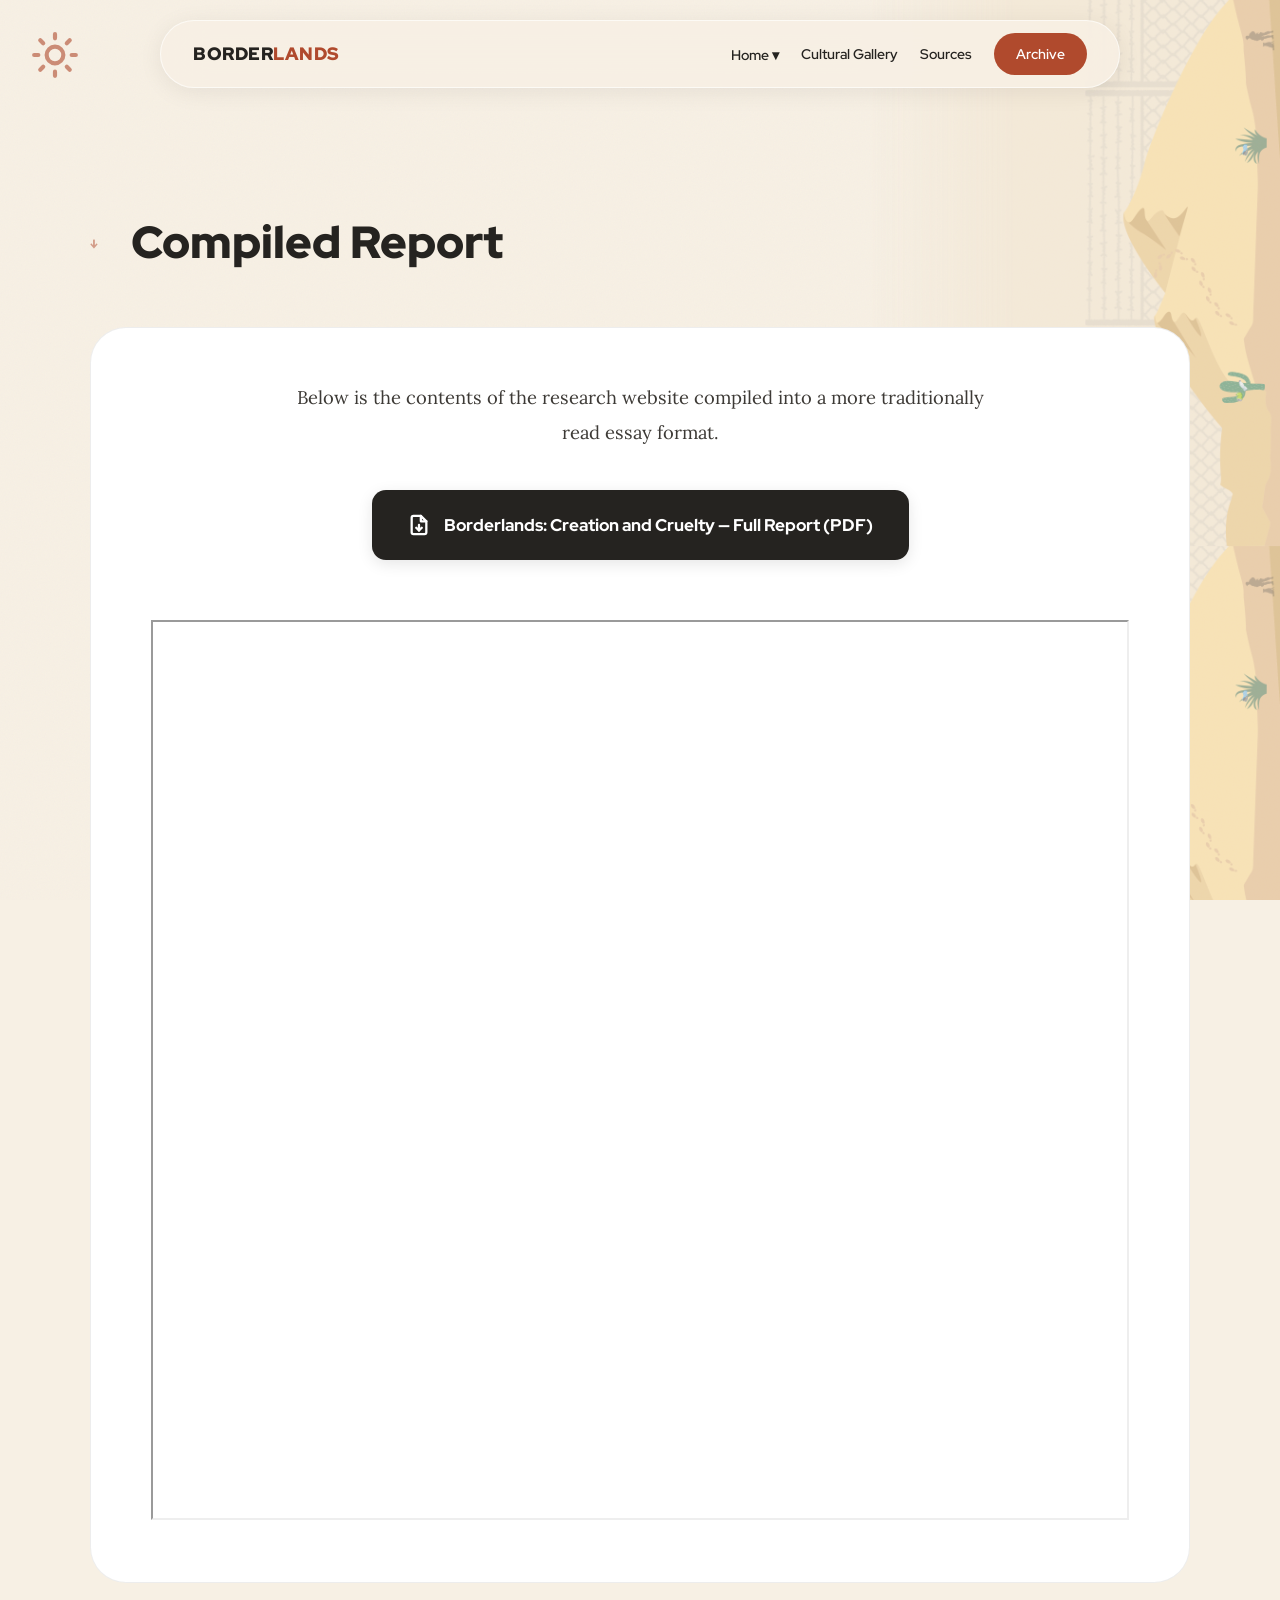
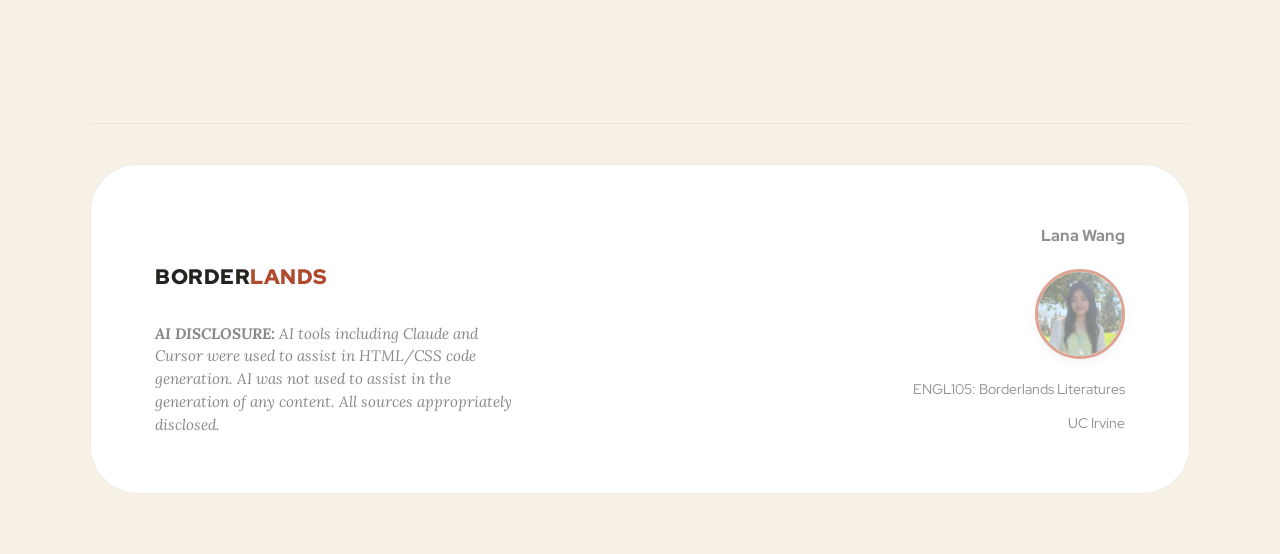
<file: report.html>
<!DOCTYPE html>
<html lang="en">
<head>
    <meta charset="UTF-8">
    <meta name="viewport" content="width=device-width, initial-scale=1.0">
    <title>Compiled Report | Borderlands</title>
    <link href="https://fonts.googleapis.com/css2?family=Red+Hat+Display:ital,wght@0,400;0,500;0,800;0,900;1,400&family=Lora:ital,wght@0,400;1,400;1,600&display=swap" rel="stylesheet">
    <link rel="stylesheet" href="style.css">
    <link rel="stylesheet" href="otherstyle.css"> </head>
<body>

    <div class="sun-container">
        <svg class="spinning-sun" viewBox="0 0 24 24" fill="none" stroke="currentColor" stroke-width="2" stroke-linecap="round" stroke-linejoin="round">
            <circle cx="12" cy="12" r="4"/>
            <path d="M12 2v2M12 20v2M4.93 4.93l1.41 1.41M17.66 17.66l1.41 1.41M2 12h2M20 12h2M6.34 17.66l-1.41 1.41M19.07 4.93l-1.41 1.41"/>
        </svg>
    </div>

    <nav class="glass-nav">
        <div class="logo">Border<span>lands</span></div>
        <div class="nav-links">
            <div class="dropdown">
                <a href="index.html" class="dropbtn">Home <span class="chevron">▾</span></a>
                <div class="dropdown-content">
                    <a href="index.html#definition">01. What Is the Borderlands?</a>
                    <a href="index.html#context">02. Historical Context</a>
                    <a href="index.html#anchor">03. Guiding Thread: Caballero</a>
                    <a href="index.html#solito">04. Modern Reality: Solito</a>
                    <a href="index.html#theory">05. Theory</a>
                    <a href="#closing">06. Closing</a>

                </div>
            </div>
            <a href="gallery.html">Cultural Gallery</a>
            <a href="sources.html">Sources</a>

            <a href="index.html#archive" class="pill-btn">Archive</a>
        </div>
    </nav>

    <main class="container">
        <section class="content-section report-section reveal">
            <div class="section-header">
                <span class="section-num">↓</span>
                <h2>Compiled Report</h2>
            </div>

            <div class="rich-card report-card">
                <p class="report-intro">
                    Below is the contents of the research website compiled into a more traditionally read essay format.
                </p>

                <a href="EngReport.pdf" target="_blank" class="pdf-download-btn">
                    <svg width="22" height="22" viewBox="0 0 24 24" fill="none" stroke="currentColor" stroke-width="2.5" stroke-linecap="round" stroke-linejoin="round">
                        <path d="M14 2H6a2 2 0 0 0-2 2v16a2 2 0 0 0 2 2h12a2 2 0 0 0 2-2V8z"/>
                        <polyline points="14 2 14 8 20 8"/>
                        <line x1="12" y1="18" x2="12" y2="12"/>
                        <polyline points="9 15 12 18 15 15"/>
                    </svg>
                    Borderlands: Creation and Cruelty — Full Report (PDF)
                </a>

                <div class="pdf-frame-container">
                    <iframe
                        src="EngReport.pdf"
                        width="100%"
                        height="900px"
                        title="Borderlands: Creation and Cruelty — Full Report">
                    </iframe>
                </div>
            </div>
        </section>
    </main>

     <!-- FOOTER -->
    <footer id="archive" class="footer-card">
        <div class="footer-inner">
            <div class="footer-left">
                <div class="logo footer-logo">Border<span>lands</span></div>
                <p class="footer-sub"><strong>AI DISCLOSURE:</strong> AI tools including Claude and Cursor were used to assist in HTML/CSS code generation. AI was not used to assist in the generation of any content.
                All sources appropriately disclosed.</p>
            </div>
            <div class="footer-right">
                <p class="footer-credit">Lana Wang</p>
                
                <a href="https://www.linkedin.com/in/lanajwang/" target="_blank" class="footer-profile-link">
                    <img src="HomePics/pfp.png" alt="Lana Wang LinkedIn" class="footer-avatar">
                </a>

                <p>ENGL105: Borderlands Literatures</p>
                <p>UC Irvine</p>
            </div>
        </div>
    </footer>

    <script>
        // --- THEME LOGIC ---
        const sunBtn = document.querySelector('.sun-container');
        const htmlEl = document.documentElement;

        sunBtn.addEventListener('click', () => {
            if (htmlEl.getAttribute('data-theme') === 'dark') {
                htmlEl.removeAttribute('data-theme');
                localStorage.setItem('theme', 'light');
            } else {
                htmlEl.setAttribute('data-theme', 'dark');
                localStorage.setItem('theme', 'dark');
            }
        });

        if (localStorage.getItem('theme') === 'dark') {
            htmlEl.setAttribute('data-theme', 'dark');
        }

        // --- REVEAL LOGIC ---
        const reveals = document.querySelectorAll('.reveal');
        const observer = new IntersectionObserver((entries) => {
            entries.forEach(entry => {
                if (entry.isIntersecting) {
                    entry.target.classList.add('revealed');
                    observer.unobserve(entry.target);
                }
            });
        }, { threshold: 0.08 });
        reveals.forEach(el => observer.observe(el));
    </script>

</body>
</html>
</file>
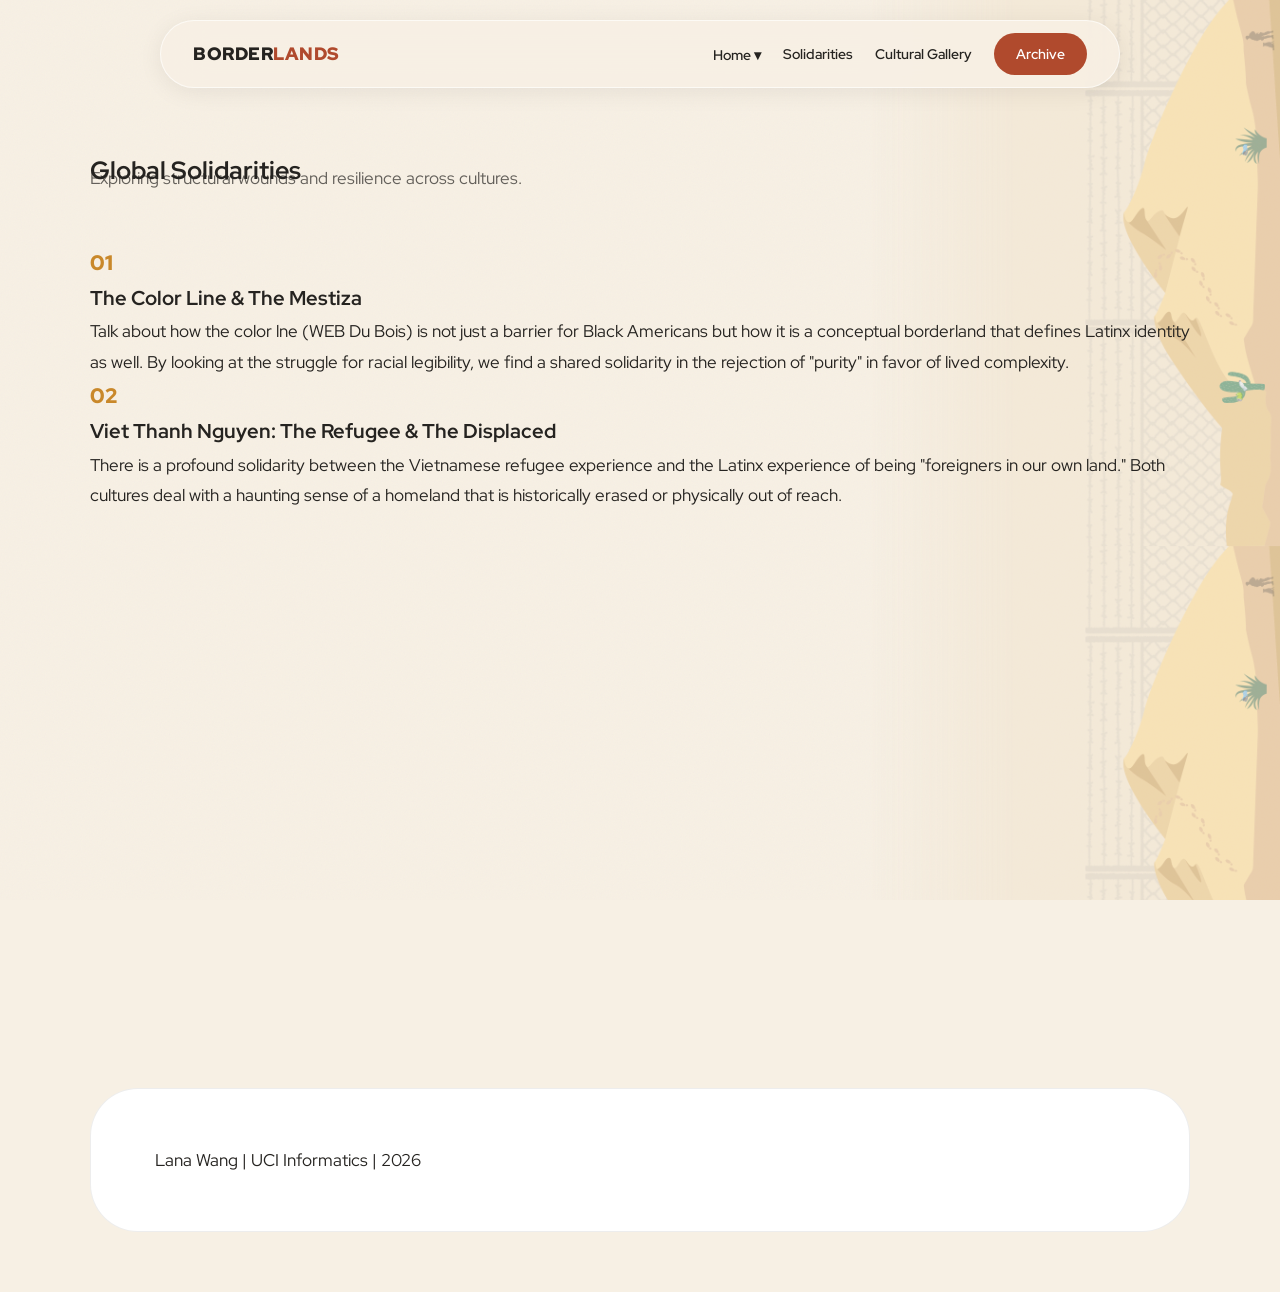
<file: solidarities.html>
<!DOCTYPE html>
<html lang="en">
<head>
    <meta charset="UTF-8">
    <meta name="viewport" content="width=device-width, initial-scale=1.0">
    <title>Global Solidarities | Borderlands</title>
    <link href="https://fonts.googleapis.com/css2?family=Red+Hat+Display:wght@400;500;800;900&display=swap" rel="stylesheet">
    <link rel="stylesheet" href="style.css"> 
    <link rel="stylesheet" href="otherstyle.css">
</head>
<body>

    <nav class="glass-nav">
        <div class="logo">Border<span>lands</span></div>
        <div class="nav-links">
            <div class="dropdown">
                <a href="index.html" class="dropbtn">Home <span class="chevron">▾</span></a>
                <div class="dropdown-content">
                    <a href="index.html#context">01. Context</a>
                    <a href="index.html#anchor">02. Guiding Thread</a>
                    <a href="index.html#theory">03. Theory</a>
                    <a href="index.html#intersections">04. Intersections</a>
                </div>
            </div>
            <a href="solidarities.html">Solidarities</a>
            <a href="gallery.html">Cultural Gallery</a>
            <a href="index.html#archive" class="pill-btn">Archive</a>
        </div>
    </nav>

    <main class="container">
        <header class="editorial-header" style="margin-top: 60px;">
            <h2>Global Solidarities</h2>
            <p style="margin-top: -30px; margin-bottom: 50px; opacity: 0.7;">Exploring structural wounds and resilience across cultures.</p>
        </header>

        <section class="solidarity-stack">
            <div class="solidarity-block">
                <div class="solidarity-header">
                    <span class="step-num">01</span>
                    <h3>The Color Line & The Mestiza</h3>
                </div>
                <div class="solidarity-content">
                    <p>Talk about how the color lne (WEB Du Bois) is not just a barrier for Black Americans but how it is 
                        a conceptual borderland that defines Latinx identity as well. By looking at the struggle for racial legibility,
                        we find a shared solidarity in the rejection of "purity" in favor of lived complexity.</p>
                </div>
            </div>

            <div class="solidarity-block">
                <div class="solidarity-header">
                    <span class="step-num">02</span>
                    <h3>Viet Thanh Nguyen: The Refugee & The Displaced</h3>
                </div>
                <div class="solidarity-content">
                    <p>There is a profound solidarity between the Vietnamese refugee experience and the Latinx
                         experience of being "foreigners in our own land." Both cultures deal with a haunting sense of a homeland that
                          is historically erased or physically out of reach.</p>
                </div>
            </div>
        </section>
    </main>

    <footer class="footer-card">
        <p>Lana Wang | UCI Informatics | 2026</p>
    </footer>

</body>
</html>
</file>
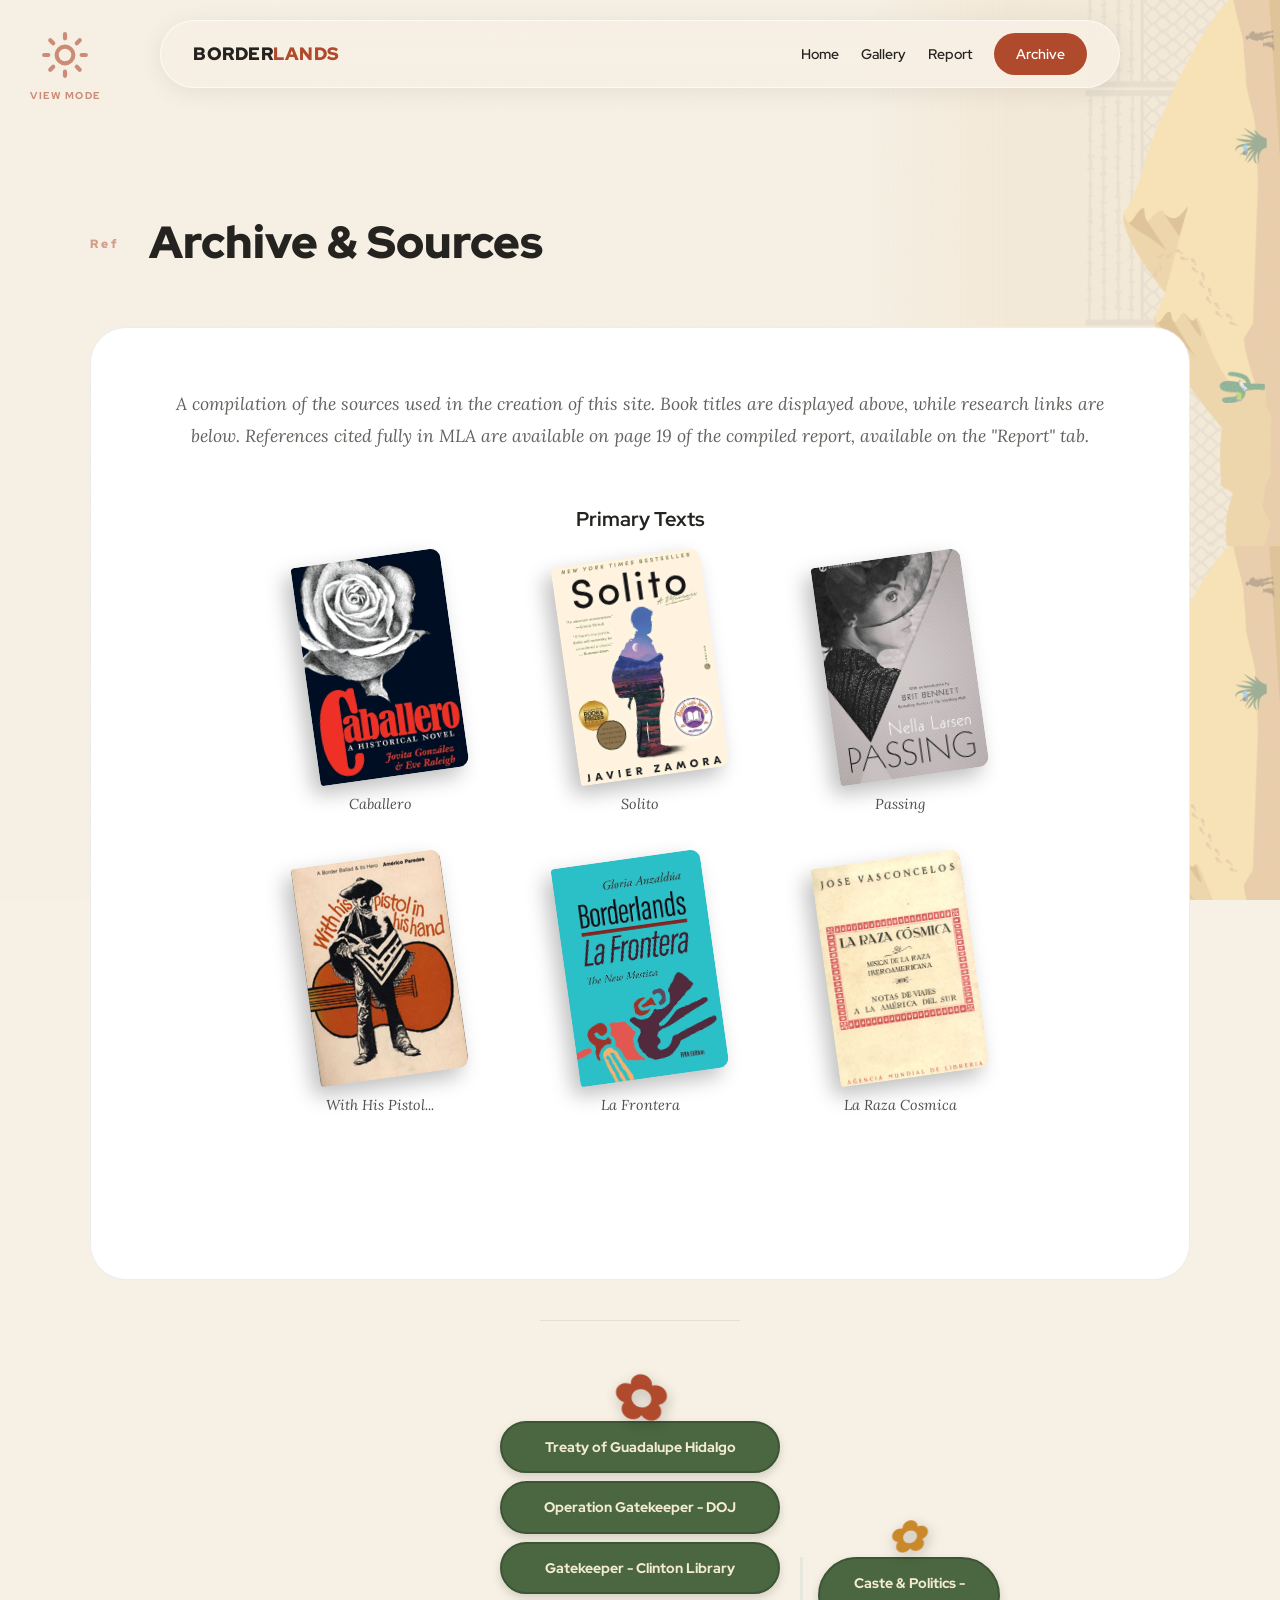
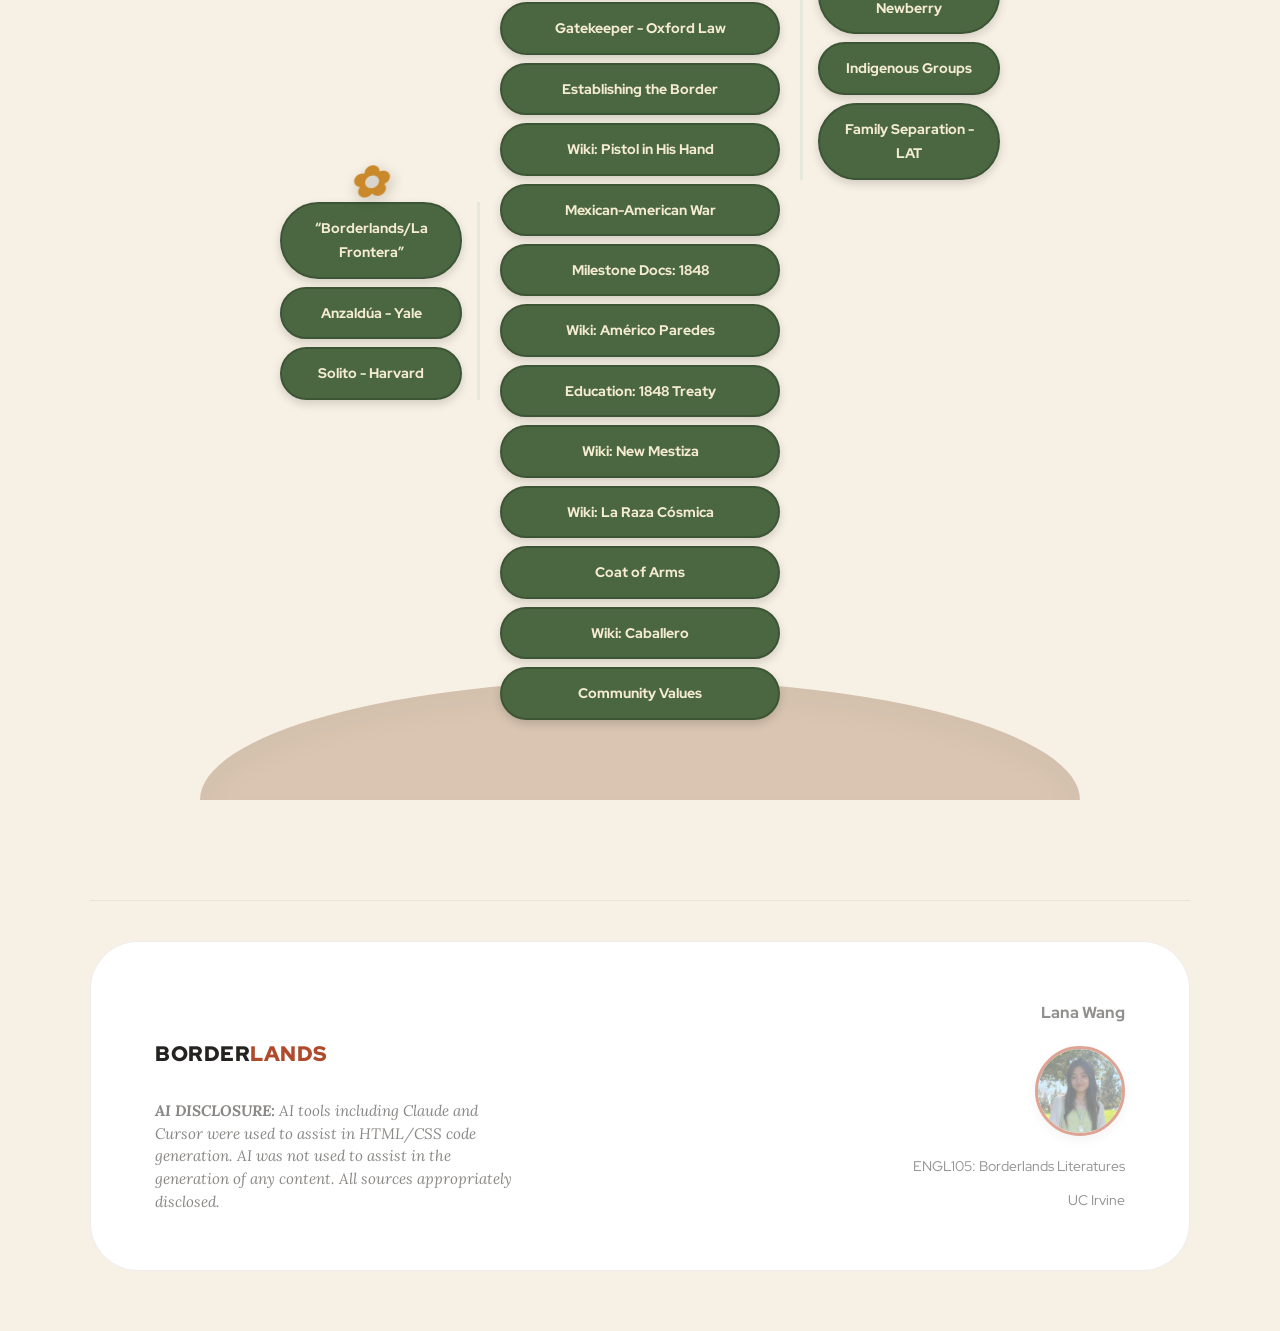
<file: sources.html>
<!DOCTYPE html>
<html lang="en">
<head>
    <meta charset="UTF-8">
    <meta name="viewport" content="width=device-width, initial-scale=1.0">
    <title>Sources | Borderlands</title>
    <link href="https://fonts.googleapis.com/css2?family=Red+Hat+Display:wght@400;500;800;900&family=Lora:ital,wght@0,400;1,400&display=swap" rel="stylesheet">
    <link rel="stylesheet" href="style.css">
    <link rel="stylesheet" href="otherstyle.css">
</head>
<body>

    <div class="sun-container">
        <svg class="spinning-sun" viewBox="0 0 24 24" fill="none" stroke="currentColor" stroke-width="2" stroke-linecap="round" stroke-linejoin="round">
            <circle cx="12" cy="12" r="4"/>
            <path d="M12 2v2M12 20v2M4.93 4.93l1.41 1.41M17.66 17.66l1.41 1.41M2 12h2M20 12h2M6.34 17.66l-1.41 1.41M19.07 4.93l-1.41 1.41"/>
        </svg>
        <p>View Mode</p>
    </div>

    <nav class="glass-nav">
        <div class="logo">Border<span>lands</span></div>
        <div class="nav-links">
            <a href="index.html">Home</a>
            <div class="dropdown-content">
                    <a href="index.html#definition">01. What Is the Borderlands?</a>
                    <a href="index.html#context">02. Historical Context</a>
                    <a href="index.html#anchor">03. Guiding Thread: Caballero</a>
                    <a href="index.html#solito">04. Modern Reality: Solito</a>
                    <a href="index.html#theory">05. Theory</a>
                    <a href="index.html#closing">06. Closing</a>
                </div>
            <a href="gallery.html">Gallery</a>
            <a href="report.html">Report</a>
            <a href="#archive" class="pill-btn">Archive</a>
        </div>
    </nav>

    <main class="container">
        <section class="content-section reveal" style="padding-top: 110px;">
            <div class="section-header">
                <span class="section-num">Ref</span>
                <h2>Archive & Sources</h2>
            </div>

            <div class="rich-card sources-container">
                <p class="sources-intro">A compilation of the sources used in the creation of this site. 
                    Book titles are displayed above, while research links are below. References cited fully in MLA are available on page 19 of the compiled report, available on the "Report" tab. </p>
                <div class="bookshelf">
                    <h3 class="bookshelf-label">Primary Texts</h3>
                    <div class="book-grid">
                        <div class="book-item">
                            <img src="HomePics/book-caballero.jpg" alt="Caballero">
                            <span>Caballero</span>
                        </div>
                        <div class="book-item">
                            <img src="HomePics/book-solito.jpg" alt="Solito">
                            <span>Solito</span>
                        </div>
                        <div class="book-item">
                            <img src="HomePics/book-passing.jpg" alt="Passing">
                            <span>Passing</span>
                        </div>
                        <div class="book-item">
                            <img src="HomePics/book-pistol.jpg" alt="With His Pistol In His Hand">
                            <span>With His Pistol...</span>
                        </div>
                        <div class="book-item">
                            <img src="HomePics/book-frontera.jpg" alt="La Frontera">
                            <span>La Frontera</span>
                        </div>
                        <div class="book-item">
                            <img src="HomePics/book-raza.jpg" alt="La Raza Cosmica">
                            <span>La Raza Cosmica</span>
                        </div>
                    </div>
                </div>
                </div>

                <div class="design-section-rule" style="margin: 40px auto; max-width: 200px;"></div>
                <div class="cactus-container">
                    <div class="cactus-growth">
    
    <div class="cactus-arm left-arm">
        <a href="https://www.auntlute.com/borderlands" target="_blank" class="source-btn">“Borderlands/La Frontera”</a>
        <a href="https://iberian-connections.yale.edu/workshop/gloria-anzaldua/" target="_blank" class="source-btn">Anzaldúa - Yale</a>
        <a href="https://revista.drclas.harvard.edu/a-review-of-solito-a-memoir/" target="_blank" class="source-btn">Solito - Harvard</a>
    </div>

    <div class="cactus-trunk">
        <a href="https://www.archives.gov/milestone-documents/treaty-of-guadalupe-hidalgo" target="_blank" class="source-btn">Treaty of Guadalupe Hidalgo</a>
        <a href="https://oig.justice.gov/sites/default/svg/archive/special/9807/gkp01.htm" target="_blank" class="source-btn">Operation Gatekeeper - DOJ</a>
        <a href="https://clinton.presidentiallibraries.us/items/show/36264" target="_blank" class="source-btn">Gatekeeper - Clinton Library</a>
        <a href="https://blogs.law.ox.ac.uk/research-subject-groups/centre-criminology/centreborder-criminologies/blog/2015/04/racism-and" target="_blank" class="source-btn">Gatekeeper - Oxford Law</a>
        <a href="https://www.britannica.com/story/how-the-border-between-the-united-states-and-mexico-was-established" target="_blank" class="source-btn">Establishing the Border</a>
        <a href="https://en.wikipedia.org/wiki/With_His_Pistol_in_His_Hand" target="_blank" class="source-btn">Wiki: Pistol in His Hand</a>
        <a href="https://constitutioncenter.org/blog/the-mexican-american-war-in-a-nutshell" target="_blank" class="source-btn">Mexican-American War</a>
        <a href="https://www.archives.gov/milestone-documents/treaty-of-guadalupe-hidalgo" target="_blank" class="source-btn">Milestone Docs: 1848</a>
        <a href="https://en.wikipedia.org/wiki/Am%C3%A9rico_Paredes" target="_blank" class="source-btn">Wiki: Américo Paredes</a>
        <a href="https://www.archives.gov/education/lessons/guadalupe-hidalgo" target="_blank" class="source-btn">Education: 1848 Treaty</a>
        <a href="https://en.wikipedia.org/wiki/Borderlands/La_Frontera:_The_New_Mestiza" target="_blank" class="source-btn">Wiki: New Mestiza</a>
        <a href="https://en.wikipedia.org/wiki/La_Raza_C%C3%B3smica" target="_blank" class="source-btn">Wiki: La Raza Cósmica</a>
        <a href="https://en.wikipedia.org/wiki/Coat_of_arms_of_Mexico" target="_blank" class="source-btn">Coat of Arms</a>
        <a href="https://en.wikipedia.org/wiki/Caballero:_A_Historical_Novel" target="_blank" class="source-btn">Wiki: Caballero</a>
        <a href="http://d104.blogspot.com/2015/03/different-artists-different-backgrounds.html" target="_blank" class="source-btn">Community Values</a>
    </div>

    <div class="cactus-arm right-arm">
        <a href="https://dcc.newberry.org/?p=14438" target="_blank" class="source-btn">Caste & Politics - Newberry</a>
        <a href="https://www.indigenousmexico.org/articles/the-indigenous-groups-along-the-lower-rio-grande" target="_blank" class="source-btn">Indigenous Groups</a>
        <a href="https://www.latimes.com/politics/story/2023-12-15/migrant-families-at-san-diego-border-immigrant-advocates-letter-dhs" target="_blank" class="source-btn">Family Separation - LAT</a>
    </div>

</div>
                    <div class="cactus-base"></div>
                </div>
            </div>
        </section>
    </main>

     <!-- FOOTER -->
    <footer id="archive" class="footer-card">
        <div class="footer-inner">
            <div class="footer-left">
                <div class="logo footer-logo">Border<span>lands</span></div>
                <p class="footer-sub"><strong>AI DISCLOSURE:</strong> AI tools including Claude and Cursor were used to assist in HTML/CSS code generation. AI was not used to assist in the generation of any content.
                All sources appropriately disclosed.</p>
            </div>
            <div class="footer-right">
                <p class="footer-credit">Lana Wang</p>
                
                <a href="https://www.linkedin.com/in/lanajwang/" target="_blank" class="footer-profile-link">
                    <img src="HomePics/pfp.png" alt="Lana Wang LinkedIn" class="footer-avatar">
                </a>

                <p>ENGL105: Borderlands Literatures</p>
                <p>UC Irvine</p>
            </div>
        </div>
    </footer>

    <script>
        // Dark Mode Logic
        const sunBtn = document.querySelector('.sun-container');
        const htmlEl = document.documentElement;
        sunBtn.addEventListener('click', () => {
            if (htmlEl.getAttribute('data-theme') === 'dark') {
                htmlEl.removeAttribute('data-theme');
                localStorage.setItem('theme', 'light');
            } else {
                htmlEl.setAttribute('data-theme', 'dark');
                localStorage.setItem('theme', 'dark');
            }
        });
        if (localStorage.getItem('theme') === 'dark') htmlEl.setAttribute('data-theme', 'dark');
    </script>
</body>
</html>
</file>
<file: style.css>
/* ============================================================
   CABALLERO AS COMPASS — style.css
   ============================================================ */

/* --- 00. CORE VARIABLES --- */
:root {
    --terracotta: #B04A2D;
    --terracotta-light: rgba(176, 74, 45, 0.08);
    --turquoise: #2D8B96;
    --turquoise-light: rgba(45, 139, 150, 0.08);
    --gold: #C9882A;
    --gold-light: rgba(201, 136, 42, 0.1);
    
    /* Base Background (Solid Color) */
    --sand: #F7F0E4; 
    --sand-dark: #EDE4D3;
    
    /* Text Colors */
    --charcoal: #252320;
    --charcoal-mid: #3D3A36;
    --white: #ffffff;
    --light-border: rgba(0, 0, 0, 0.07);
    --radius-card: 36px;
    --radius-sm: 18px;
}

/* --- DARK MODE OVERRIDES (The Navy Collection) --- */
[data-theme="dark"] {
    /* The main navy background from your image */
    --sand: #2D3A4F;          

    /* The "Dark" Cards: An even deeper navy/charcoal for contrast */
    --white: #1A212C;         
    --sand-dark: #141A24;     /* Used for inner slots/borders */
    
    /* Text: Cream/Sand for readability */
    --charcoal: #F7F0E4;      
    --charcoal-mid: #EDE4D3;  
    --light-border: rgba(255, 255, 255, 0.05);

    /* Accents */
    --terracotta: #E06C4D;    
    --turquoise: #58C9D6;
    --gold: #F0B354;
}

/* --- DARK MODE UI POLISH --- */
[data-theme="dark"] .glass-nav {
    background: rgba(30, 28, 26, 0.85);
    border: 1px solid rgba(255, 255, 255, 0.05);
}

[data-theme="dark"] .nav-links a, 
[data-theme="dark"] .logo,
[data-theme="dark"] .section-header h2 {
    color: var(--charcoal) !important;
}

[data-theme="dark"] .expanded-content,
[data-theme="dark"] .analysis-node[open] {
    background: #1E1C1A !important;
    color: var(--charcoal-mid);
}

[data-theme="dark"] .spinning-sun {
    color: var(--gold);
    opacity: 1;
}

[data-theme="dark"] .closing-card {
    background-color: #1E1C1A !important;
}

[data-theme="dark"] .closing-card .expanded-content {
    background-color: transparent !important;
    color: var(--charcoal);
}

[data-theme="dark"] .loopy-arrow {
    filter: brightness(1.2) saturate(0.8);
    opacity: 0.4;
}

/* --- DARK MODE: SECTION 01 & CLOSING CARDS --- */

/* 1. Section 01 (Intro Card) */
/* This overrides the hardcoded 'background: var(--charcoal)' from your original CSS */
[data-theme="dark"] .intro-card {
    background-color: #1A212C !important; 
    border: 1px solid rgba(255, 255, 255, 0.1) !important;
    color: var(--charcoal) !important;
}

[data-theme="dark"] .intro-card .lead-in {
    color: var(--gold) !important; /* Makes the "Creation and Cruelty" intro text pop */
}

/* 2. Closing Thoughts Card */
/* This overrides the hardcoded '#fefcf9' background */
[data-theme="dark"] .closing-card {
    background-color: #1A212C !important;
    border-left: 8px solid var(--terracotta) !important;
}

[data-theme="dark"] .closing-card .expanded-content {
    background-color: transparent !important; /* Prevents the inner white box */
    color: var(--charcoal-mid) !important;
}

/* 3. Footer Card Fix */
[data-theme="dark"] .footer-card {
    background-color: #141A24 !important; /* Slightly darker than the main cards */
    border-color: var(--light-border);
}

[data-theme="dark"] .footer-sub {
    color: var(--charcoal-mid);
    opacity: 0.8;
}

/* --- DARK MODE: ACCORDION & HOVER FIXES --- */

/* 1. Prevent the card from turning tan/brown on hover in Dark Mode */
[data-theme="dark"] .analysis-node:hover {
    background-color: #1E2533 !important; /* A slightly lighter navy than the background */
    box-shadow: 0 12px 40px rgba(0, 0, 0, 0.4);
    transform: translateY(-2px);
}

/* 2. Ensure the card stays Navy when it is OPEN */
[data-theme="dark"] .analysis-node[open] {
    background-color: #1E2533 !important;
    border-color: var(--light-border);
}

/* 3. Fix the Summary/Header area when open */
[data-theme="dark"] .analysis-node summary {
    background-color: transparent !important;
}

/* 4. Fix the text color inside the summary so it doesn't stay dark */
[data-theme="dark"] .summary-text p,
[data-theme="dark"] .summary-text h4 {
    color: var(--charcoal) !important;
}

/* 5. The Content Interior (Where the actual analysis text lives) */
[data-theme="dark"] .expanded-content {
    background-color: #161C26 !important; /* Deeper navy for the inside */
    color: var(--charcoal-mid) !important;
    border-top: 1px solid rgba(255, 255, 255, 0.1) !important;
}


/* --- RESET & CORE --- */
*, *::before, *::after { box-sizing: border-box; margin: 0; padding: 0; }

html { scroll-behavior: smooth; }

body {
    font-family: 'Red Hat Display', sans-serif;
    /* Layering the grain SVG over the dynamic --sand color */
    background: 
        url("data:image/svg+xml,%3Csvg xmlns='http://www.w3.org/2000/svg' width='300' height='300'%3E%3Cfilter id='n'%3E%3CfeTurbulence type='fractalNoise' baseFrequency='0.75' numOctaves='4' stitchTiles='stitch'/%3E%3C/filter%3E%3Crect width='300' height='300' filter='url(%23n)' opacity='0.03'/%3E%3C/svg%3E"),
        var(--sand);
    color: var(--charcoal);
    line-height: 1.8;
    font-size: 1.05rem;
    position: relative;
    background-attachment: fixed;
}

/* --- DESERT BACKGROUND STRIP --- */
/* --- 1. LIGHT MODE (Default) --- */
html::after {
    content: '';
    position: fixed;
    top: 0;
    right: 0;
    bottom: 0;
    width: 32%;
    z-index: -1;
    /* This looks for the file right next to index.html */
    background-image: url("DesertPic.png"); 
    background-size: 100% auto;
    background-repeat: repeat-y;
    background-position: top right;
    -webkit-mask-image: linear-gradient(to right, transparent 0%, black 35%);
    mask-image: linear-gradient(to right, transparent 0%, black 35%);
    opacity: 0.55;
    transition: background-image 0.4s ease-in-out; /* Smooth fade between images */
}

/* --- 2. DARK MODE (Force Swap) --- */
/* Using html[data-theme="dark"] makes this rule more specific than the light one */
html[data-theme="dark"]::after {
    background-image: url("DarkDesertpic.png") !important;
    opacity: 0.35;
    filter: brightness(0.7) contrast(1.1);
}

.container { width: 90%; max-width: 1100px; margin: 0 auto; }

main, footer, .glass-nav {
    position: relative;
    z-index: 1;
}

/* --- 01. NAVIGATION --- */
.glass-nav {
    display: flex;
    justify-content: space-between;
    align-items: center;
    background: rgba(247, 240, 228, 0.88);
    backdrop-filter: blur(20px);
    -webkit-backdrop-filter: blur(20px);
    padding: 12px 32px;
    margin: 20px auto;
    width: 88%;
    max-width: 960px;
    border-radius: 100px;
    border: 1px solid rgba(255, 255, 255, 0.6);
    position: sticky;
    top: 20px;
    z-index: 2000;
    box-shadow: 0 4px 24px rgba(0,0,0,0.07);
}

.logo {
    font-weight: 900;
    text-transform: uppercase;
    font-size: 1.15rem;
    letter-spacing: 0.5px;
}
.logo span { color: var(--terracotta); }

.nav-links { display: flex; align-items: center; gap: 22px; }
.nav-links a {
    text-decoration: none;
    color: var(--charcoal);
    font-weight: 600;
    font-size: 0.9rem;
    transition: color 0.2s;
}
.nav-links a:hover { color: var(--terracotta); }

.pill-btn {
    background: var(--terracotta);
    color: white !important;
    padding: 8px 22px;
    border-radius: 50px;
    transition: background 0.2s, transform 0.15s !important;
}
.pill-btn:hover { background: #923e24 !important; transform: translateY(-1px); }

.dropdown { position: relative; }
.dropdown-content {
    visibility: hidden;
    opacity: 0;
    position: absolute;
    background-color: var(--white);
    min-width: 270px;
    border-radius: 24px;
    padding: 10px;
    top: calc(100% + 10px);
    left: 50%;
    transform: translateX(-50%) translateY(8px);
    z-index: 2001;
    transition: all 0.25s cubic-bezier(0.16, 1, 0.3, 1);
    box-shadow: 0 20px 50px rgba(0,0,0,0.12);
    border: 1px solid var(--light-border);
}
.dropdown:hover .dropdown-content {
    visibility: visible;
    opacity: 1;
    transform: translateX(-50%) translateY(0);
}
.dropdown-content a {
    padding: 10px 18px;
    display: block;
    font-size: 0.84rem !important;
    font-weight: 500;
    text-decoration: none;
    border-radius: 14px;
    transition: background 0.15s, color 0.15s;
}
.dropdown-content a:hover {
    background-color: var(--sand);
    color: var(--terracotta);
}

/* --- 02. SCROLL REVEAL --- */
.reveal {
    opacity: 0;
    transform: translateY(32px);
    transition: opacity 0.7s cubic-bezier(0.16, 1, 0.3, 1),
                transform 0.7s cubic-bezier(0.16, 1, 0.3, 1);
}
.reveal.revealed {
    opacity: 1;
    transform: translateY(0);
}

/* --- 03. HERO --- */
#hero {
    position: relative;
    padding: 110px 0 80px;
    overflow: hidden;
}

.hero-inner {
    position: relative;
    z-index: 2;
    text-align: center;
}

.hero-eyebrow {
    font-size: 0.75rem;
    font-weight: 800;
    letter-spacing: 4px;
    text-transform: uppercase;
    color: var(--terracotta);
    opacity: 0.7;
    margin-bottom: 30px;
}

.dynamic-title {
    display: flex;
    flex-direction: column;
    align-items: center;
    line-height: 1;
    margin-bottom: 44px;
    gap: 8px;
}
.top-line {
    font-size: clamp(4.5rem, 9vw, 8rem);
    color: var(--terracotta);
    font-weight: 900;
    letter-spacing: -4px;
    font-style: italic;
    font-family: 'Lora', serif;
    line-height: 1;
}
.middle-line {
    font-size: 1.4rem;
    color: var(--gold);
    letter-spacing: 8px;
    text-transform: uppercase;
    font-weight: 500;
    line-height: 1;
}
.bottom-line {
    font-size: clamp(3.5rem, 7vw, 6.5rem);
    color: var(--charcoal);
    font-weight: 900;
    letter-spacing: -2px;
    text-transform: uppercase;
    line-height: 1;
}

.subtitle {
    font-size: 1.2rem;
    max-width: 560px;
    margin: 0 auto 48px;
    opacity: 0.7;
    line-height: 1.7;
    font-family: 'Lora', serif;
    font-style: italic;
}
.subtitle em {
    display: block;
    font-size: 0.9rem;
    opacity: 0.6;
    margin-top: 6px;
    font-family: 'Red Hat Display', sans-serif;
    font-style: normal;
    font-weight: 500;
    letter-spacing: 0.5px;
}

.hero-guiding-q {
    display: block;
    width: 100%;
    max-width: 100%;
    background: var(--white);
    border: 1px solid var(--light-border);
    border-left: 4px solid var(--terracotta);
    border-radius: var(--radius-sm);
    padding: 28px 40px;
    text-align: left;
    box-shadow: 0 4px 20px rgba(0,0,0,0.05);
}
.gq-label {
    display: block;
    font-size: 0.72rem;
    font-weight: 800;
    text-transform: uppercase;
    letter-spacing: 3px;
    color: var(--terracotta);
    margin-bottom: 12px;
}
.hero-guiding-q p {
    font-family: 'Lora', serif;
    font-style: italic;
    font-size: 1.35rem;
    line-height: 1.6;
    color: var(--charcoal-mid);
}

/* Decorative background elements */
.hero-deco { position: absolute; inset: 0; z-index: 1; pointer-events: none; overflow: hidden; }
.deco-circle {
    position: absolute;
    border-radius: 50%;
    border: 1.5px solid rgba(176, 74, 45, 0.12);
}
.deco-c1 {
    width: 600px; height: 600px;
    top: -200px; right: -160px;
}
.deco-c2 {
    width: 320px; height: 320px;
    bottom: -80px; left: -80px;
    border-color: rgba(45, 139, 150, 0.1);
}
.deco-line {
    position: absolute;
    bottom: 0; left: 0; right: 0;
    height: 1px;
    background: linear-gradient(90deg, transparent, rgba(0,0,0,0.06), transparent);
}

/* --- 04. SECTION HEADERS --- */
.content-section {
    padding: 100px 0;
    border-bottom: 1px solid rgba(0,0,0,0.05);
}

.section-header {
    display: flex;
    align-items: baseline;
    gap: 20px;
    margin-bottom: 50px;
}
.section-num {
    font-size: 0.75rem;
    font-weight: 900;
    letter-spacing: 3px;
    color: var(--terracotta);
    opacity: 0.5;
    flex-shrink: 0;
    padding-top: 4px;
}
.section-header h2 {
    font-size: clamp(2rem, 3.5vw, 2.8rem);
    font-weight: 900;
    line-height: 1.1;
}
.solito-header .section-num { color: var(--turquoise); }
.solito-section .section-header h2 { color: var(--charcoal); }

/* --- 05. INTRO CARD (Section 01) --- */
.rich-card {
    background: var(--white);
    border-radius: var(--radius-card);
    padding: 44px;
    border: 1px solid var(--light-border);
    margin-bottom: 40px;
}
.intro-card {
    background: var(--charcoal);
    color: var(--white);
    padding: 60px;
}
.intro-layout {
    display: grid;
    grid-template-columns: 1.5fr 1fr;
    gap: 60px;
    align-items: center;
}
.lead-in {
    font-size: 1.75rem;
    font-weight: 800;
    color: var(--gold);
    line-height: 1.3;
    margin-bottom: 18px;
}
.intro-text p:not(.lead-in) { opacity: 0.8; font-size: 1.1rem; }
.side-quote {
    font-family: 'Lora', serif;
    font-style: italic;
    border-left: 2px solid var(--gold);
    padding-left: 22px;
    opacity: 0.85;
    line-height: 1.6;
    font-size: 1rem;
}
.side-quote cite {
    display: block;
    font-style: normal;
    font-size: 0.8rem;
    opacity: 0.6;
    margin-top: 10px;
    font-family: 'Red Hat Display', sans-serif;
}

/* --- 06. MAP & TIMELINE --- */
.map-timeline-wrapper {
    display: flex;
    flex-direction: column;
    align-items: center;
    width: 100%;
}

.vertical-slider-box {
    position: relative;
    width: fit-content;
    height: 500px;
    overflow: hidden;
    border-radius: 24px;
    margin: 0 auto;
    box-shadow: 0 12px 40px rgba(0,0,0,0.1);
}

.map-layer {
    position: relative;
    height: 500px;
    pointer-events: none;
}
.middle-map, .foreground-map {
    position: absolute;
    inset: 0;
}
.map-layer img {
    width: auto;
    height: 100%;
    display: block;
    object-fit: contain;
}

.visual-scrub-bar {
    position: absolute;
    top: 0; left: 0;
    width: 3px; height: 100%;
    background: var(--terracotta);
    z-index: 10;
    pointer-events: none;
    box-shadow: 0 0 10px rgba(176, 74, 45, 0.4);
}

.map-slider-overlay {
    position: absolute;
    width: 100%; height: 100%;
    top: 0; left: 0;
    background: transparent;
    appearance: none;
    -webkit-appearance: none;
    z-index: 15;
    cursor: ew-resize;
}
.map-slider-overlay::-webkit-slider-thumb {
    appearance: none;
    -webkit-appearance: none;
    width: 10px; height: 1000px;
    background: transparent;
}

.timeline-container {
    position: relative;
    width: 100%;
    max-width: 100%;
    margin: 0 auto 28px;
    padding-top: 38px;
}
.timeline-labels {
    position: absolute;
    top: 0; left: 0;
    width: 100%; height: 28px;
}
.timeline-labels span {
    position: absolute;
    font-weight: 900;
    font-size: 0.8rem;
    letter-spacing: 1px;
    white-space: nowrap;
    opacity: 0.6;
}
.static-year-start { left: 0; }
.static-year-mid { left: 70%; transform: translateX(-50%); }
.static-year-end { right: 0; }

.timeline-track {
    width: 100%; height: 3px;
    background: rgba(0,0,0,0.08);
    position: relative;
    border-radius: 10px;
}
.timeline-slider {
    position: absolute;
    width: 100%;
    top: -10px; left: 0;
    margin: 0; padding: 0;
    appearance: none;
    -webkit-appearance: none;
    background: transparent;
    z-index: 25;
    cursor: pointer;
}
.timeline-slider::-webkit-slider-thumb {
    -webkit-appearance: none;
    appearance: none;
    height: 22px; width: 22px;
    background: var(--terracotta);
    border-radius: 50%;
    border: 4px solid var(--sand);
    box-shadow: 0 3px 10px rgba(176, 74, 45, 0.35);
    cursor: pointer;
    margin-top: -10px;
    transition: transform 0.15s;
}
.timeline-slider::-webkit-slider-thumb:hover { transform: scale(1.15); }
.timeline-slider::-moz-range-thumb {
    height: 22px; width: 22px;
    background: var(--terracotta);
    border-radius: 50%;
    border: none;
    box-shadow: 0 3px 10px rgba(176, 74, 45, 0.35);
    cursor: pointer;
}
.timeline-slider::-webkit-slider-runnable-track {
    width: 100%; height: 3px;
    cursor: pointer;
    background: transparent;
}

/* --- 07. CONTEXT COLUMNS --- */
.context-columns {
    display: flex;
    flex-direction: column;
    gap: 60px;
    margin-top: 60px;
}
.mini-label {
    font-size: 0.72rem;
    text-transform: uppercase;
    letter-spacing: 3px;
    margin-bottom: 20px;
    font-weight: 800;
    text-align: center;
    padding-bottom: 10px;
}
.caballero-label {
    color: var(--terracotta);
    border-bottom: 2px solid var(--terracotta-light);
}
.solito-label {
    color: var(--turquoise);
    border-bottom: 2px solid var(--turquoise-light);
}
.context-node { border-left: 5px solid var(--gold) !important; margin-bottom: 10px; }
.context-node summary { padding: 32px 36px !important; }
.context-node .expanded-content { padding-left: 36px !important; }
.theme-solito.context-node { border-left-color: var(--turquoise) !important; }
.map-card { margin-bottom: 0; }
.map-caption {
    margin-top: 28px;
    font-family: 'Lora', serif;
    font-style: italic;
    font-size: 1rem;
    line-height: 1.75;
    color: var(--charcoal-mid);
    opacity: 0.75;
    border-top: 1px solid var(--light-border);
    padding-top: 20px;
}
.context-columns { margin-top: 40px; }

/* --- 08. ANALYSIS ACCORDION CARDS --- */
.analysis-stack { display: flex; flex-direction: column; gap: 16px; }

.analysis-node {
    background: var(--white);
    border-radius: var(--radius-card);
    border: 1px solid var(--light-border);
    border-left: 8px solid var(--terracotta);
    overflow: hidden;
    list-style: none;
    transition: box-shadow 0.25s, transform 0.25s;
}
.analysis-node:hover {
    box-shadow: 0 8px 28px rgba(0,0,0,0.07);
    transform: translateY(-1px);
}
.analysis-node[open] {
    box-shadow: 0 12px 36px rgba(0,0,0,0.09);
}
.analysis-node summary {
    padding: 44px 40px;
    cursor: pointer;
    list-style: none;
    display: flex;
    justify-content: space-between;
    align-items: center;
    gap: 20px;
    user-select: none;
}
.analysis-node summary::-webkit-details-marker { display: none; }

.summary-content { display: flex; align-items: center; gap: 24px; flex: 1; min-width: 0; }
.step-num {
    font-weight: 900;
    color: var(--gold);
    font-size: 1.3rem;
    flex-shrink: 0;
    width: 36px;
}
.summary-text h4 {
    font-weight: 800;
    text-transform: uppercase;
    font-size: 0.82rem;
    letter-spacing: 1px;
    color: var(--terracotta);
    margin-bottom: 6px;
}
.summary-text p {
    font-size: 1.05rem;
    color: var(--charcoal);
    opacity: 0.72;
    line-height: 1.5;
    max-width: 680px;
}
.expand-icon {
    font-size: 1.5rem;
    color: var(--gold);
    transition: transform 0.3s cubic-bezier(0.16, 1, 0.3, 1),
                color 0.2s;
    flex-shrink: 0;
    line-height: 1;
    font-weight: 300;
}
.analysis-node[open] .expand-icon {
    transform: rotate(135deg);
    color: var(--terracotta);
}

.expanded-content {
    padding: 40px 40px 52px 100px;
    border-top: 1px solid var(--light-border);
    background: #fefcf9;
    font-family: 'Lora', serif;
    font-size: 1.15rem;
    line-height: 1.9;
    color: var(--charcoal-mid);
}

/* --- 09. SOLITO THEME --- */
.solito-section.section-header { /* handled by .solito-header */ }
.theme-solito { border-left: 8px solid var(--turquoise) !important; }
.theme-solito .step-num,
.theme-solito .expand-icon { color: var(--turquoise); }
.theme-solito h4 { color: var(--turquoise) !important; }
.theme-solito[open] .expand-icon { color: var(--turquoise); filter: brightness(0.8); }

/* --- 10. BLOCKQUOTES --- */
.analysis-quote {
    font-family: 'Lora', serif;
    font-style: italic;
    border-left: 3px solid var(--turquoise);
    padding: 16px 24px;
    margin: 28px 0;
    background: var(--turquoise-light);
    border-radius: 0 var(--radius-sm) var(--radius-sm) 0;
    color: var(--charcoal);
    line-height: 1.7;
    font-size: 1.1rem;
}
.analysis-quote.quote-terracotta {
    border-left-color: var(--terracotta);
    background: var(--terracotta-light);
}
.analysis-quote cite {
    display: block;
    font-style: normal;
    font-family: 'Red Hat Display', sans-serif;
    font-size: 0.8rem;
    opacity: 0.55;
    margin-top: 8px;
}

/* --- 11. GLOSSARY TOOLTIP --- */
.glossary-point {
    border-bottom: 2px dotted var(--terracotta);
    cursor: help;
    font-weight: 700;
    color: var(--terracotta);
    transition: background 0.15s;
}
.glossary-point:hover { background: var(--terracotta-light); border-radius: 3px; }

.solito-section .glossary-point {
    border-bottom-color: var(--turquoise);
    color: var(--turquoise);
}
.solito-section .glossary-point:hover { background: var(--turquoise-light); }

/* Hidden definition store */
.glossary-defs { display: none; }

/* Floating tooltip */
.glossary-tooltip {
    position: fixed;
    z-index: 9999;
    background: var(--charcoal);
    color: var(--white);
    padding: 12px 18px;
    border-radius: var(--radius-sm);
    font-size: 0.85rem;
    line-height: 1.5;
    max-width: 280px;
    pointer-events: none;
    opacity: 0;
    transform: translateY(4px);
    transition: opacity 0.2s, transform 0.2s;
    box-shadow: 0 8px 24px rgba(0,0,0,0.2);
}
.glossary-tooltip.visible {
    opacity: 1;
    transform: translateY(0);
}

/* --- 12. THEORY CARDS --- */
.theory-card {
    border-left-width: 8px !important;
    border-left-style: solid !important;
}
.anzaldua { border-left-color: var(--terracotta) !important; }
.vasconcelos { border-left-color: var(--gold) !important; }
.paredes { border-left-color: var(--charcoal-mid) !important; }

.theory-card .summary-content { gap: 20px; }
.theory-card h3 {
    font-size: 1.3rem;
    font-weight: 800;
    margin-bottom: 8px;
}
.theory-card p {
    font-size: 1.05rem;
    opacity: 0.72;
    line-height: 1.55;
    max-width: 700px;
}

.category {
    display: inline-block;
    font-size: 0.68rem;
    font-weight: 800;
    text-transform: uppercase;
    letter-spacing: 2.5px;
    padding: 5px 14px;
    border-radius: 20px;
    margin-bottom: 10px;
}
.cat-terracotta { background: var(--terracotta-light); color: var(--terracotta); }
.cat-gold { background: var(--gold-light); color: var(--gold); }
.cat-charcoal { background: rgba(37, 35, 32, 0.07); color: var(--charcoal-mid); }

.theory-expanded {
    padding-left: 40px;
}

/* --- 13. INTERSECTIONS GRID --- */
.intersections-grid {
    display: grid;
    grid-template-columns: repeat(3, 1fr);
    gap: 20px;
}
.intersection-card {
    padding: 36px;
    border-radius: var(--radius-card);
    color: var(--white);
    transition: transform 0.25s cubic-bezier(0.16, 1, 0.3, 1),
                box-shadow 0.25s;
}
.intersection-card:hover {
    transform: translateY(-4px);
    box-shadow: 0 16px 40px rgba(0,0,0,0.15);
}
.intersection-card .category {
    background: rgba(255,255,255,0.2);
    color: var(--white);
}
.intersection-card h3 {
    font-size: 1.1rem;
    font-weight: 800;
    margin-bottom: 10px;
    line-height: 1.3;
}
.intersection-card p { font-size: 1rem; opacity: 0.85; line-height: 1.55; }
.theme-gold { background: var(--gold); }
.theme-teal { background: var(--turquoise); }
.theme-charcoal { background: var(--charcoal); }

/* --- 14. FOOTER --- */
.footer-card {
    background: var(--white);
    border: 1px solid var(--light-border);
    padding: 56px 64px;
    border-radius: 48px;
    margin: 40px auto 60px;
    max-width: 1100px;
}
.footer-inner {
    display: flex;
    justify-content: space-between;
    align-items: flex-end;
    gap: 40px;
}
.footer-logo { font-size: 1.3rem; margin-bottom: 12px; }
.footer-sub {
    font-family: 'Lora', serif;
    font-style: italic;
    font-size: 0.95rem;
    color: var(--charcoal-mid);
    opacity: 0.6;
    max-width: 360px;
    line-height: 1.5;
}
.footer-right {
    text-align: right;
    font-size: 0.85rem;
    opacity: 0.5;
    line-height: 1.9;
}
.footer-credit { font-weight: 800; font-size: 1rem; opacity: 1; }

/* --- 15. TYPOGRAPHY UTILITIES --- */
em { font-style: italic; }
strong { font-weight: 800; }

/* --- FLOATING GUIDING QUESTION BUTTON --- */
.gq-float-btn {
    position: fixed;
    right: 10px;
    top: 22%;
    transform: translateY(-50%);
    z-index: 1500;
    display: none;
    cursor: pointer;
    background: none;
    border: none;
    padding: 0;
}
.gq-float-btn.visible { display: flex; }

.gq-float-pill {
    background: var(--terracotta);
    color: var(--white);
    border-radius: 50px;
    padding: 14px 12px;
    font-family: 'Red Hat Display', sans-serif;
    font-size: 0.65rem;
    font-weight: 800;
    text-transform: uppercase;
    letter-spacing: 2.5px;
    box-shadow: 0 4px 16px rgba(176, 74, 45, 0.35);
    transition: transform 0.2s, box-shadow 0.2s;
    white-space: nowrap;
    writing-mode: vertical-rl;
    text-orientation: mixed;
    transform: rotate(180deg);
}
.gq-float-btn:hover .gq-float-pill {
    box-shadow: 0 8px 24px rgba(176, 74, 45, 0.5);
}

.gq-float-popup {
    position: fixed;
    right: 60px;
    top: 22%;
    transform: translateY(-50%) translateX(12px);
    z-index: 1499;
    background: var(--white);
    border: 1px solid var(--light-border);
    border-left: 4px solid var(--terracotta);
    border-radius: var(--radius-sm);
    padding: 24px 32px;
    max-width: 400px;
    box-shadow: 0 12px 40px rgba(0,0,0,0.12);
    opacity: 0;
    pointer-events: none;
    transition: opacity 0.25s cubic-bezier(0.16, 1, 0.3, 1),
                transform 0.25s cubic-bezier(0.16, 1, 0.3, 1);
}
.gq-float-popup.show {
    opacity: 1;
    pointer-events: auto;
    transform: translateY(-50%) translateX(0);
}
.gq-float-popup .gq-label {
    font-size: 0.68rem;
    font-weight: 800;
    text-transform: uppercase;
    letter-spacing: 3px;
    color: var(--terracotta);
    margin-bottom: 10px;
    display: block;
}
.gq-float-popup p {
    font-family: 'Lora', serif;
    font-style: italic;
    font-size: 1.05rem;
    line-height: 1.6;
    color: var(--charcoal-mid);
}

/* --- 16. FLIP CARD SOURCES --- */
.flip-card-wrapper {
    perspective: 1200px;
    margin-bottom: 10px;
}
.flip-card-inner {
    position: relative;
    transition: transform 0.55s cubic-bezier(0.16, 1, 0.3, 1);
    transform-style: preserve-3d;
}
.flip-card-wrapper.flipped .flip-card-inner {
    transform: rotateY(180deg);
}
.flip-card-front,
.flip-card-back {
    backface-visibility: hidden;
    -webkit-backface-visibility: hidden;
}
.flip-card-back {
    position: absolute;
    inset: 0;
    transform: rotateY(180deg);
    background: var(--white);
    color: var(--charcoal);
    border-radius: var(--radius-card);
    padding: 32px 36px;
    display: flex;
    flex-direction: column;
    justify-content: center;
    gap: 14px;
    border: 1px solid var(--light-border);
}
.flip-card-back h5 {
    font-size: 0.7rem;
    font-weight: 800;
    text-transform: uppercase;
    letter-spacing: 3px;
    color: var(--terracotta);
    margin-bottom: 4px;
}
.flip-card-back ul {
    list-style: none;
    display: flex;
    flex-direction: column;
    gap: 8px;
}
.flip-card-back ul li a {
    color: var(--charcoal-mid);
    text-decoration: none;
    font-size: 0.82rem;
    line-height: 1.4;
    border-bottom: 1px solid var(--light-border);
    padding-bottom: 2px;
    transition: color 0.2s, border-color 0.2s;
    word-break: break-all;
}
.flip-card-back ul li a:hover {
    color: var(--terracotta);
    border-bottom-color: var(--terracotta);
}
.sources-btn {
    display: inline-flex;
    align-items: center;
    gap: 6px;
    margin-top: 16px;
    font-size: 0.72rem;
    font-weight: 800;
    text-transform: uppercase;
    letter-spacing: 2px;
    color: var(--gold);
    background: none;
    border: 1.5px solid var(--gold);
    border-radius: 50px;
    padding: 7px 16px;
    cursor: pointer;
    transition: background 0.2s, color 0.2s;
    align-self: flex-start;
}
.sources-btn:hover {
    background: var(--gold);
    color: var(--white);
}
.flip-back-btn {
    display: inline-flex;
    align-items: center;
    gap: 6px;
    font-size: 0.72rem;
    font-weight: 800;
    text-transform: uppercase;
    letter-spacing: 2px;
    color: var(--charcoal-mid);
    background: none;
    border: 1.5px solid var(--light-border);
    border-radius: 50px;
    padding: 7px 16px;
    cursor: pointer;
    transition: border-color 0.2s, color 0.2s;
    margin-top: 8px;
    align-self: flex-start;
}
.flip-back-btn:hover {
    border-color: var(--charcoal-mid);
    color: var(--white);
}

/* --- DESERT BACKGROUND DIV --- */
.desert-bg {
    position: absolute;
    top: 0;
    right: 0;
    /* Extra height so the strip always overflows the page bottom */
    min-height: calc(100% + 900px);
    width: 22%;
    z-index: 0;
    pointer-events: none;
    opacity: 0.5;
    -webkit-mask-image: linear-gradient(to right, transparent 0%, black 40%);
    mask-image: linear-gradient(to right, transparent 0%, black 40%);
    display: flex;
    flex-direction: column;
    align-items: stretch;
}
.desert-bg img {
    width: 100%;
    height: auto;
    display: block;
    flex-shrink: 0;
    margin-bottom: -2px;
}

/* --- 17. RESPONSIVE --- */
@media (max-width: 820px) {
    .context-columns { grid-template-columns: 1fr; gap: 50px; }
    .intersections-grid { grid-template-columns: 1fr; }
    .intro-layout { grid-template-columns: 1fr; gap: 36px; }
    .glass-nav { width: 94%; padding: 10px 20px; }
    .expanded-content { padding-left: 40px; }
    .footer-inner { flex-direction: column; align-items: flex-start; }
    .footer-right { text-align: left; }
    .top-line { letter-spacing: -2px; }
    .desert-bg { width: 20% !important; }
}
/* --- Analysis Card Image Layout --- */

/* 1. This targets the container holding the number, text, and image */
.summary-content {
    display: flex;
    align-items: center; 
    justify-content: space-between; /* Pushes the image slot to the far right */
    gap: 24px;
    flex: 1; /* Ensures it fills the space before the "+" icon */
    min-width: 0; /* Prevents flex items from overflowing */
}

/* 2. This ensures the text block grows to fill the middle space */
.summary-text {
    flex: 1; 
    min-width: 0;
}

/* 3. The Image Slot (Your 140x140 constraint) */
.card-img-slot {
    width: 140px;
    height: 140px;
    flex-shrink: 0; /* CRITICAL: Stops the image from being squished by long text */
    border-radius: var(--radius-sm);
    overflow: hidden;
    position: relative; /* Anchor for the "Expand" hint */
    display: flex;
    align-items: center;
    justify-content: center;
    background: var(--sand-dark);
    cursor: zoom-in;
}

.card-img-slot img {
    width: 100%;
    height: 100%;
    object-fit: cover;
    display: block;
}

/* --- Hover Effects for the "Expand" Hint --- */

.card-img-slot:hover .img-expand-hint {
    background: rgba(37, 35, 32, 0.18);
}

.card-img-slot:hover .img-expand-hint span {
    opacity: 1;
    transform: translateY(0);
}

/* --- Responsive Fix (Tablet & Mobile) --- */

@media (max-width: 768px) {
    .summary-content {
        flex-direction: column; /* Stacks image below text on small screens */
        align-items: flex-start;
        gap: 15px;
    }

    .card-img-slot {
        width: 100%; /* Image goes full width on mobile */
        height: 180px;
    }
}
/* Fix: Make the "Expand" hint appear when hovering the slot */
.summary-flex-row .card-img-slot:hover .img-expand-hint {
    background: rgba(37, 35, 32, 0.18);
}

.summary-flex-row .card-img-slot:hover .img-expand-hint span {
    opacity: 1;
    transform: translateY(0);
}

/* Responsive adjustment for mobile */
@media (max-width: 768px) {
    .summary-flex-row {
        flex-direction: column-reverse; /* Put image on top of text on mobile */
        align-items: flex-start;
        gap: 15px;
    }

    .summary-image {
        width: 100%;
        height: 160px;
    }
}

/* ── Lightbox ── */
.lightbox {
    position: fixed;
    inset: 0;
    z-index: 9000;
    background: rgba(37, 35, 32, 0.92);
    display: flex;
    align-items: center;
    justify-content: center;
    padding: 40px;
    opacity: 0;
    pointer-events: none;
    transition: opacity 0.3s cubic-bezier(0.16, 1, 0.3, 1);
    backdrop-filter: blur(8px);
    -webkit-backdrop-filter: blur(8px);
}
.lightbox.active {
    opacity: 1;
    pointer-events: auto;
}
.lightbox-inner {
    position: relative;
    max-width: 88vw;
    max-height: 88vh;
    transform: scale(0.94) translateY(12px);
    transition: transform 0.35s cubic-bezier(0.16, 1, 0.3, 1);
    display: flex;
    flex-direction: column;
    align-items: center;
}
.lightbox.active .lightbox-inner {
    transform: scale(1) translateY(0);
}
.lightbox-inner img {
    display: block;
    max-width: 100%;
    max-height: 78vh;
    width: auto;
    height: auto;
    border-radius: 16px;
    box-shadow: 0 32px 80px rgba(0,0,0,0.5);
    object-fit: contain;
    background: var(--sand-dark);
}
.lightbox-caption {
    margin-top: 16px;
    text-align: center;
    color: rgba(255,255,255,0.72);
    font-family: 'Lora', serif;
    font-style: italic;
    font-size: 0.95rem;
}
.lightbox-close {
    position: absolute;
    top: -18px;
    right: -18px;
    width: 40px;
    height: 40px;
    background: var(--white);
    border: none;
    border-radius: 50%;
    font-size: 1rem;
    cursor: pointer;
    display: flex;
    align-items: center;
    justify-content: center;
    color: var(--charcoal);
    box-shadow: 0 4px 16px rgba(0,0,0,0.2);
    transition: transform 0.2s;
    font-weight: 800;
    z-index: 10;
}
.lightbox-close:hover { transform: scale(1.12); }

/* ── Expand hint ── */
.img-expand-hint {
    position: absolute;
    inset: 0;
    background: rgba(37, 35, 32, 0);
    display: flex;
    align-items: flex-end;
    justify-content: flex-start;
    padding: 10px 12px;
    transition: background 0.25s;
    pointer-events: none;
}
.card-img-slot:hover .img-expand-hint {
    background: rgba(37, 35, 32, 0.18);
}
.img-expand-hint span {
    background: rgba(255,255,255,0.95);
    color: var(--charcoal);
    font-size: 0.62rem;
    font-weight: 800;
    text-transform: uppercase;
    letter-spacing: 1.5px;
    padding: 5px 10px;
    border-radius: 50px;
    opacity: 0;
    transform: translateY(4px);
    transition: opacity 0.2s, transform 0.2s;
}
.card-img-slot:hover .img-expand-hint span {
    opacity: 1;
    transform: translateY(0);
}


/* --- SECTION 06 & TRANSITION --- */

.section-divider {
    display: flex;
    justify-content: center;
    padding: 20px 0;
    margin-top: -40px; /* Pulls it closer to the previous section */
}

/* Brown Loopy Arrow using a Data URI SVG */
.loopy-arrow {
    width: 200px;
    height: 200px;
    background-image: url("data:image/svg+xml,%3Csvg xmlns='http://www.w3.org/2000/svg' viewBox='0 0 100 100' fill='none' stroke='%23B04A2D' stroke-width='2' stroke-linecap='round' stroke-linejoin='round'%3E%3Cpath d='M20 20 C 50 10, 80 40, 50 70 C 40 80, 20 70, 30 50 C 40 30, 70 50, 80 80 M 70 70 L 80 80 L 90 70'/%3E%3C/svg%3E");
    background-repeat: no-repeat;
    background-size: contain;
    opacity: 0.6;
}

.closing-card {
    border-left: 8px solid var(--terracotta);
    background-color: #fefcf9;
}

.closing-card .expanded-content {
    border-top: none; /* Removes the top border since it's not a dropdown */
    padding: 20px 0; /* Adjusts padding for the static card */
}

/* Responsive adjustment */
@media (max-width: 768px) {
    .section-divider {
        margin-top: 0;
    }
    .loopy-arrow {
        width: 60px;
        height: 50px;
    }
}

/* --- Big Section Cover Styles --- */

.section-header {
    display: flex;
    align-items: center; /* Aligns title and book cover vertically */
    gap: 30px;
    margin-bottom: 60px;
}

.header-text-group {
    flex: 1; /* Pushes the image to the right, or keeps it tucked next to text */
}

.section-main-cover {
    width: 180px;         /* Significant size for a "Big Part" header */
    height: 260px;        /* Maintains book proportions */
    object-fit: cover;
    border-radius: 8px;
    box-shadow: 0 15px 35px rgba(0,0,0,0.15); /* Heavy shadow for depth */
    border: 1px solid var(--light-border);
    transition: transform 0.3s ease;

    margin-left: auto;
    margin-right: 15%;
    transform: rotate(2deg);
    transition: transform 0.3s ease;
    
}

/* Optional: Slight tilt to make it look like a physical book on a desk */
.section-main-cover:hover {
    transform: rotate(-3deg) scale(1.02);
}

.section-subtitle {
    font-family: 'Lora', serif;
    font-style: italic;
    opacity: 0.6;
    margin-top: 5px;
}

/* Responsive: Shrink the cover or stack it on mobile */
@media (max-width: 768px) {
    .section-header {
        flex-direction: column;
        align-items: flex-start;
        gap: 20px;
    }
    
    .section-main-cover {
        width: 120px;
        height: 180px;
        align-self: center; /* Center the book on mobile screens */
    }
}

/* --- SPINNING SUN --- */

.sun-container {
    position: fixed; /* Stays in the corner while scrolling */
    top: 30px;
    left: 30px;
    z-index: 3000; /* Sits above the nav */
    cursor: pointer;
}

.spinning-sun {
    width: 50px;
    height: 50px;
    color: var(--terracotta);
    opacity: 0.6;
    transition: transform 0.8s cubic-bezier(0.4, 0, 0.2, 1), opacity 0.3s;
}

/* The Spin Animation */
@keyframes continuous-spin {
    from { transform: rotate(0deg); }
    to { transform: rotate(360deg); }
}

/* Hover State */
.sun-container:hover .spinning-sun {
    opacity: 1;
    color: var(--gold);
    /* Starts spinning when you hover */
    animation: continuous-spin 4s linear infinite;
}

/* Responsive: Hide or move on small screens so it doesn't overlap text */
@media (max-width: 1024px) {
    .sun-container {
        display: none; 
    }
}


/* --- ENLARGED & RE-GROUNDED CACTUS --- */

.guiding-questions-container {
    position: relative;
    overflow: visible !important;
    /* This ensures your existing padding/font styles stay locked in */
    display: block; 
}

.cactus-home-wrapper {
    position: absolute;
    /* 1. Snaps to the top of the box */
    bottom: 100%; 
    left: -90px;
    
    /* 2. HEIGHT CONTROL: 
       If it's too low, make this number smaller (e.g., -5px). 
       If it's too high, make it larger (e.g., -15px). */
    margin-bottom: 30px; 
    
    /* 3. SIZE CONTROL: 
       Increased from 130px to 220px for a 'much bigger' look */
    width: 350px; 
    height: auto;
    
    z-index: 10;
    pointer-events: none;
}

.cactus-base-img {
    width: 100%;
    height: auto;
    display: block;
    mix-blend-mode: multiply; 
}

/* --- FOOTER PROFILE IMAGE --- */

.footer-right {
    display: flex;
    flex-direction: column;
    align-items: flex-end; /* Keeps everything aligned to the right */
    gap: 8px; /* Adds consistent spacing between name, photo, and school */
}

.footer-profile-link {
    display: inline-block;
    margin: 5px 0; /* Space above and below the photo */
    transition: transform 0.3s ease;
}

.footer-avatar {
    width: 60px;  /* Adjust size as needed */
    height: 60px; /* Must match width for a perfect circle */
    object-fit: cover; /* Prevents the image from stretching */
    border-radius: 50%; /* This creates the circle */
    border: 2px solid var(--terracotta); /* Optional: matches your site accent */
    display: block;
}

/* Hover Effect */
.footer-profile-link:hover {
    transform: scale(1.1); /* Slight pop when hovering */
}

.footer-profile-link:hover .footer-avatar {
    border-color: var(--gold); /* Changes border color on hover */
    box-shadow: 0 0 10px rgba(0,0,0,0.1);
}

/* --- FOOTER PROFILE OVERRIDE --- */

.footer-profile-link {
    display: inline-block !important;
    margin: 10px 0 !important;
    opacity: 1 !important; /* Forces it to be 100% visible */
    filter: none !important; /* Removes any grayscale/blur/sepia */
    text-decoration: none !important;
    position: relative;
    z-index: 99; /* Ensures it sits on top of any footer overlays */
}

.footer-avatar {
    width: 80px !important;  /* Bigger size as requested */
    height: 80px !important; 
    border-radius: 50% !important;
    object-fit: cover !important;
    border: 2.5px solid var(--terracotta) !important;
    
    /* These three lines are the 'Anti-Gray' fix */
    filter: grayscale(0%) brightness(1) contrast(1) !important;
    opacity: 1 !important;
    visibility: visible !important;
    
    transition: all 0.3s ease-in-out;
}

/* Hover Effect - Glow & Lift */
.footer-profile-link:hover .footer-avatar {
    transform: translateY(-5px) scale(1.05);
    border-color: var(--gold) !important;
    box-shadow: 0 10px 20px rgba(0,0,0,0.15) !important;
    filter: brightness(1.1) !important; /* Makes it pop on hover */
}

/* Fix for potential footer-wide link graying */
.footer-right a.footer-profile-link {
    color: inherit !important;
}

/* --- ULTIMATE COLOR RESTORE FOR PROFILE PHOTO --- */

/* 1. Lift the profile link out of the 0.5 opacity of the footer-right parent */
.footer-right .footer-profile-link {
    opacity: 1 !important;
    filter: none !important;
    -webkit-filter: grayscale(0) !important;
}

.footer-avatar {
    /* 2. Standardize size and shape */
    width: 90px !important; 
    height: 90px !important;
    border-radius: 50% !important;
    
    /* 3. Force color rendering */
    opacity: 1 !important;
    filter: grayscale(0%) brightness(1.05) contrast(1.05) !important;
    
    /* 4. Ensure no blend modes from the cactus code leak into the footer */
    mix-blend-mode: normal !important; 
    
    border: 3px solid var(--terracotta) !important;
    box-shadow: 0 4px 12px rgba(0,0,0,0.1);
    transition: all 0.3s ease;
}

/* 5. Enhanced Hover State */
.footer-profile-link:hover .footer-avatar {
    transform: scale(1.1) translateY(-5px);
    border-color: var(--gold) !important;
    box-shadow: 0 8px 25px rgba(201, 136, 42, 0.3) !important;
    filter: brightness(1.1) contrast(1.1) !important;
}

/* 6. Fix for Dark Mode footer graying */
[data-theme="dark"] .footer-avatar {
    border-color: var(--gold) !important;
    filter: brightness(1.2) contrast(1.1) !important;
}

/* TABLET/MOBILE ADJUSTMENTS */
@media (max-width: 820px) {
    .cactus-home-wrapper {
        width: 140px;
        left: -10px; /* Scoot it left to make room for text */
        margin-bottom: 15px;
        opacity: 0.8; /* Make it subtler so it doesn't distract from the question */
    }
}

@media (max-width: 480px) {
    .cactus-home-wrapper {
        /* On very small phones, it's often better to hide decorative 
           elements that overlap the main reading text */
        display: none; 
    }
}

.cactus-base-img {
    width: 100%;
    height: auto;
    display: block;
    mix-blend-mode: multiply; 
}

/* --- RESPONSIVE GLASS NAV --- */

.glass-nav {
    display: flex;
    justify-content: space-between;
    align-items: center;
    background: rgba(247, 240, 228, 0.88);
    backdrop-filter: blur(20px);
    -webkit-backdrop-filter: blur(20px);
    padding: 12px 32px;
    margin: 20px auto;
    width: 90%; /* Slightly wider on mobile */
    max-width: 960px;
    border-radius: 100px;
    border: 1px solid rgba(255, 255, 255, 0.6);
    position: sticky;
    top: 20px;
    z-index: 2000;
}

/* Mobile Nav Adjustments */
@media (max-width: 768px) {
    .glass-nav {
        padding: 10px 18px;
        width: 95%;
    }
    
    .logo {
        font-size: 0.95rem; /* Shorter logo text */
    }

    .nav-links {
        gap: 12px; /* Tighten the space between links */
    }

    .nav-links a {
        font-size: 0.75rem; /* Smaller text for links */
    }

    .pill-btn {
        padding: 6px 14px; /* Smaller button */
    }
}

/* Hide the spinning sun on mobile so it doesn't overlap the logo */
@media (max-width: 1024px) {
    .sun-container {
        display: none; 
    }
}

/* --- MOBILE WARNING POPUP --- */
.mobile-warning-overlay {
    display: none; /* Hidden by default; JS will show it */
    position: fixed;
    inset: 0;
    background: rgba(37, 35, 32, 0.95); /* Dark semi-transparent */
    z-index: 9999;
    align-items: center;
    justify-content: center;
    padding: 20px;
    backdrop-filter: blur(8px);
}

.warning-content {
    background: var(--sand);
    padding: 40px 30px;
    border-radius: var(--radius-card);
    text-align: center;
    max-width: 400px;
    border: 2px solid var(--terracotta);
    box-shadow: 0 20px 50px rgba(0,0,0,0.3);
}

.warning-icon {
    font-size: 3rem;
    margin-bottom: 15px;
}

.warning-content h3 {
    color: var(--terracotta);
    font-family: 'Lora', serif;
    margin-bottom: 15px;
}

.warning-content p {
    font-size: 0.95rem;
    line-height: 1.6;
    margin-bottom: 25px;
    color: var(--charcoal-mid);
}

.close-warning-btn {
    background: var(--terracotta);
    color: white;
    border: none;
    padding: 12px 30px;
    border-radius: 50px;
    font-weight: 800;
    text-transform: uppercase;
    letter-spacing: 1px;
    cursor: pointer;
    transition: transform 0.2s;
}

.close-warning-btn:hover {
    transform: scale(1.05);
}

/* --- DROP-DOWN FIX --- */

/* Keep the desktop hover working as usual */
@media (padding-left: 0.1px) { /* Simple way to target desktop mouse users */
    .dropdown:hover .dropdown-content {
        visibility: visible;
        opacity: 1;
        transform: translateX(-50%) translateY(0);
    }
}

/* The 'Active' state for Mobile/Touch */
.dropdown.is-active .dropdown-content {
    visibility: visible;
    opacity: 1;
    transform: translateX(-50%) translateY(0);
    pointer-events: auto;
}

/* Ensure the dropdown-content is hidden and doesn't block clicks when closed */
.dropdown-content {
    visibility: hidden;
    opacity: 0;
    pointer-events: none; /* Crucial: prevents ghost-clicks on invisible links */
    /* ... keep your existing transition and styling ... */
}

/* --- FOOTER SOURCES BUTTON --- */

.footer-left {
    display: flex;
    flex-direction: column;
    align-items: flex-start;
    gap: 15px; /* Spacing between logo, text, and button */
}

.footer-sources-btn {
    display: inline-block;
    padding: 10px 20px;
    background: transparent;
    color: var(--terracotta) !important;
    border: 1.5px solid var(--terracotta);
    border-radius: 50px;
    font-size: 0.8rem;
    font-weight: 700;
    text-transform: uppercase;
    letter-spacing: 1px;
    text-decoration: none;
    transition: all 0.3s ease;
    margin-top: 5px;
}

.footer-sources-btn:hover {
    background: var(--terracotta);
    color: var(--white) !important;
    transform: translateY(-2px);
    box-shadow: 0 4px 12px rgba(176, 74, 45, 0.2);
}

/* Dark Mode adjustment */
[data-theme="dark"] .footer-sources-btn {
    border-color: var(--gold);
    color: var(--gold) !important;
}

[data-theme="dark"] .footer-sources-btn:hover {
    background: var(--gold);
    color: var(--white) !important;
}

/* --- SUN CONTAINER & LABEL CENTERING --- */

.sun-container {
    position: fixed;
    top: 30px;
    left: 30px;
    z-index: 3000;
    cursor: pointer;
    
    /* Flexbox magic to stack and center */
    display: flex;
    flex-direction: column;
    align-items: center; 
    gap: 6px; /* Space between the sun and the text */
}

.sun-container p {
    margin: 0; /* Removes default paragraph spacing */
    font-family: 'Red Hat Display', sans-serif;
    font-size: 0.65rem;
    font-weight: 800;
    text-transform: uppercase;
    letter-spacing: 1.5px;
    color: var(--terracotta);
    opacity: 0.6;
    transition: all 0.3s ease;
    white-space: nowrap;
}

/* Sync the label with the sun's hover state */
.sun-container:hover p {
    opacity: 1;
    color: var(--gold);
}

/* Dark Mode adjustment */
[data-theme="dark"] .sun-container p {
    color: var(--gold);
}
</file>
<file: otherstyle.css>
/* ============================================================
   GALLERY.CSS — Cultural Gallery page styles
   ============================================================ */

/* ── Hero ── */
.gallery-hero {
    padding: 110px 0 60px;
    text-align: center;
}
.gallery-eyebrow {
    font-size: 0.75rem;
    font-weight: 800;
    letter-spacing: 4px;
    text-transform: uppercase;
    color: var(--terracotta);
    opacity: 0.7;
    margin-bottom: 20px;
}
.gallery-title {
    font-size: clamp(2.8rem, 5vw, 4.2rem);
    font-weight: 900;
    line-height: 1.05;
    margin-bottom: 20px;
    color: var(--charcoal);
}
.gallery-subtitle {
    font-family: 'Lora', serif;
    font-style: italic;
    font-size: 1.1rem;
    opacity: 0.65;
    max-width: 560px;
    margin: 0 auto 60px;
    line-height: 1.7;
}

/* ── Grid: 3-col desktop, 2-col laptop, 1-col mobile ── */
.gallery-grid {
    display: grid;
    grid-template-columns: repeat(3, 1fr);
    gap: 24px;
    padding-bottom: 100px;
    align-items: start;
}

/* ── Flip wrapper ── */
.gallery-card-wrapper {
    perspective: 1400px;
}
/* Fixed height so front and back are the same size */
.gallery-card-inner {
    position: relative;
    height: 560px;
    transition: transform 0.6s cubic-bezier(0.16, 1, 0.3, 1);
    transform-style: preserve-3d;
}
.gallery-card-wrapper.flipped .gallery-card-inner {
    transform: rotateY(180deg);
}

/* ── Front & Back shared ── */
.gallery-card-front,
.gallery-card-back {
    backface-visibility: hidden;
    -webkit-backface-visibility: hidden;
    border-radius: 28px;
    border: 1px solid var(--light-border);
    background: var(--white);
    overflow: hidden;
    position: absolute;
    inset: 0;
}

/* Front is just stacked normally (not rotated) */
.gallery-card-front {
    display: flex;
    flex-direction: column;
    cursor: default;
    transition: transform 0.3s cubic-bezier(0.16, 1, 0.3, 1),
                box-shadow 0.3s cubic-bezier(0.16, 1, 0.3, 1);
}
.gallery-card-wrapper:not(.flipped) .gallery-card-front:hover {
    transform: translateY(-4px);
    box-shadow: 0 16px 48px rgba(0,0,0,0.10);
}

.gallery-card-back {
    transform: rotateY(180deg);
    display: flex;
    flex-direction: column;
    justify-content: center;
    padding: 40px 44px;
    gap: 20px;
}

/* ── Dual image row ──
   Fixed height image area; images use contain so nothing is cropped
*/
.card-images {
    display: grid;
    grid-template-columns: 1fr 1fr;
    background: var(--sand-dark);
    border-bottom: 1px solid var(--light-border);
    height: 320px;
    flex-shrink: 0;
}
.card-img-slot {
    position: relative;
    overflow: hidden;
    background: var(--sand-dark);
    cursor: zoom-in;
    display: flex;
    align-items: center;
    justify-content: center;
    height: 100%;
}
.card-img-slot:first-child {
    border-right: 1px solid rgba(0,0,0,0.06);
}
.card-img-slot img {
    width: 100%;
    height: 100%;
    object-fit: cover;
    object-position: center top;
    display: block;
    transition: transform 0.45s cubic-bezier(0.16, 1, 0.3, 1);
}
.card-img-slot:hover img {
    transform: scale(1.05);
}

/* ── Expand hint ── */
.img-expand-hint {
    position: absolute;
    inset: 0;
    background: rgba(37, 35, 32, 0);
    display: flex;
    align-items: flex-end;
    justify-content: flex-start;
    padding: 10px 12px;
    transition: background 0.25s;
    pointer-events: none;
}
.card-img-slot:hover .img-expand-hint {
    background: rgba(37, 35, 32, 0.18);
}
.img-expand-hint span {
    background: rgba(255,255,255,0.95);
    color: var(--charcoal);
    font-size: 0.62rem;
    font-weight: 800;
    text-transform: uppercase;
    letter-spacing: 1.5px;
    padding: 5px 10px;
    border-radius: 50px;
    opacity: 0;
    transform: translateY(4px);
    transition: opacity 0.2s, transform 0.2s;
}
.card-img-slot:hover .img-expand-hint span {
    opacity: 1;
    transform: translateY(0);
}

/* ── Card info ── */
.card-info {
    padding: 22px 26px 26px;
}
.card-info-top {
    display: flex;
    align-items: flex-start;
    justify-content: space-between;
    gap: 12px;
    margin-bottom: 12px;
}
.card-tag {
    display: inline-block;
    font-size: 0.63rem;
    font-weight: 800;
    text-transform: uppercase;
    letter-spacing: 2.5px;
    padding: 4px 12px;
    border-radius: 20px;
    flex-shrink: 0;
}
.tag-text     { background: var(--terracotta-light); color: var(--terracotta); }
.tag-document { background: var(--gold-light);       color: var(--gold); }
.tag-solito   { background: var(--turquoise-light);  color: var(--turquoise); }

.sources-flip-btn {
    display: inline-flex;
    align-items: center;
    gap: 5px;
    font-size: 0.63rem;
    font-weight: 800;
    text-transform: uppercase;
    letter-spacing: 1.5px;
    color: var(--gold);
    background: none;
    border: 1.5px solid var(--gold);
    border-radius: 50px;
    padding: 5px 13px;
    cursor: pointer;
    transition: background 0.2s, color 0.2s;
    white-space: nowrap;
    flex-shrink: 0;
}
.sources-flip-btn:hover {
    background: var(--gold);
    color: var(--white);
}

.card-info h3 {
    font-size: 1.05rem;
    font-weight: 800;
    line-height: 1.3;
    margin-bottom: 7px;
    color: var(--charcoal);
}
.card-info p {
    font-family: 'Lora', serif;
    font-size: 0.92rem;
    line-height: 1.65;
    color: var(--charcoal-mid);
    opacity: 0.8;
    margin: 0;
}

/* ── Back of card ── */
.card-back-label {
    font-size: 0.7rem;
    font-weight: 800;
    text-transform: uppercase;
    letter-spacing: 3px;
    color: var(--terracotta);
}
.card-back-title {
    font-size: 1.3rem;
    font-weight: 800;
    color: var(--charcoal);
    line-height: 1.25;
}
.card-back-title em {
    font-family: 'Lora', serif;
    font-weight: 400;
    font-style: italic;
    font-size: 1.1rem;
    color: var(--charcoal-mid);
    display: block;
}
.card-back-link {
    display: flex;
    align-items: center;
    gap: 10px;
    text-decoration: none;
    color: var(--charcoal);
    font-size: 1.05rem;
    font-weight: 700;
    line-height: 1.4;
    border-bottom: 2px solid var(--light-border);
    padding-bottom: 16px;
    transition: color 0.2s, border-color 0.2s;
}
.card-back-link:hover {
    color: var(--terracotta);
    border-bottom-color: var(--terracotta);
}
.link-arrow {
    font-size: 1.1rem;
    flex-shrink: 0;
    transition: transform 0.2s;
}
.card-back-link:hover .link-arrow {
    transform: translateX(4px);
}
.card-back-note {
    font-family: 'Lora', serif;
    font-style: italic;
    font-size: 0.9rem;
    color: var(--charcoal-mid);
    opacity: 0.65;
    line-height: 1.55;
}
.card-back-return {
    display: inline-flex;
    align-items: center;
    gap: 6px;
    font-size: 0.7rem;
    font-weight: 800;
    text-transform: uppercase;
    letter-spacing: 2px;
    color: var(--charcoal-mid);
    background: none;
    border: 1.5px solid var(--light-border);
    border-radius: 50px;
    padding: 8px 18px;
    cursor: pointer;
    transition: border-color 0.2s, color 0.2s;
    align-self: flex-start;
}
.card-back-return:hover {
    border-color: var(--charcoal-mid);
    color: var(--charcoal);
}

/* ── Lightbox ── */
.lightbox {
    position: fixed;
    inset: 0;
    z-index: 9000;
    background: rgba(37, 35, 32, 0.92);
    display: flex;
    align-items: center;
    justify-content: center;
    padding: 40px;
    opacity: 0;
    pointer-events: none;
    transition: opacity 0.3s cubic-bezier(0.16, 1, 0.3, 1);
    backdrop-filter: blur(8px);
    -webkit-backdrop-filter: blur(8px);
}
.lightbox.active {
    opacity: 1;
    pointer-events: auto;
}
.lightbox-inner {
    position: relative;
    max-width: 88vw;
    max-height: 88vh;
    transform: scale(0.94) translateY(12px);
    transition: transform 0.35s cubic-bezier(0.16, 1, 0.3, 1);
    display: flex;
    flex-direction: column;
    align-items: center;
}
.lightbox.active .lightbox-inner {
    transform: scale(1) translateY(0);
}
.lightbox-inner img {
    display: block;
    max-width: 100%;
    max-height: 78vh;
    width: auto;
    height: auto;
    border-radius: 16px;
    box-shadow: 0 32px 80px rgba(0,0,0,0.5);
    object-fit: contain;
    background: var(--sand-dark);
}
.lightbox-caption {
    margin-top: 16px;
    text-align: center;
    color: rgba(255,255,255,0.72);
    font-family: 'Lora', serif;
    font-style: italic;
    font-size: 0.95rem;
}
.lightbox-close {
    position: absolute;
    top: -18px;
    right: -18px;
    width: 40px;
    height: 40px;
    background: var(--white);
    border: none;
    border-radius: 50%;
    font-size: 1rem;
    cursor: pointer;
    display: flex;
    align-items: center;
    justify-content: center;
    color: var(--charcoal);
    box-shadow: 0 4px 16px rgba(0,0,0,0.2);
    transition: transform 0.2s;
    font-weight: 800;
    z-index: 10;
}
.lightbox-close:hover { transform: scale(1.12); }

/* ── Footer ── */
.gallery-footer {
    background: var(--white);
    border: 1px solid var(--light-border);
    padding: 40px 64px;
    border-radius: 48px;
    margin: 0 auto 60px;
    max-width: 1100px;
    display: flex;
    justify-content: space-between;
    align-items: center;
}
.gallery-footer .logo {
    font-weight: 900;
    text-transform: uppercase;
    font-size: 1.1rem;
}
.gallery-footer .logo span { color: var(--terracotta); }
.gallery-footer p { font-size: 0.85rem; opacity: 0.5; }

/* ── Responsive ── */

/* Laptop: 2 columns (769px–1100px) */
@media (max-width: 1100px) and (min-width: 769px) {
    .gallery-grid {
        grid-template-columns: repeat(2, 1fr);
    }
}

/* Tablet / mobile: 1 column */
@media (max-width: 768px) {
    .gallery-grid {
        grid-template-columns: 1fr;
    }
    .gallery-card-inner {
        height: 520px;
    }
    .card-images {
        height: 260px;
    }
    .gallery-footer {
        flex-direction: column;
        gap: 16px;
        padding: 32px;
        text-align: center;
    }
}

/* ── Design Section ── */

.design-section-header {
    display: flex;
    align-items: center;
    gap: 20px;
    margin: 80px 0 24px;
}
.design-section-rule {
    flex: 1;
    height: 1px;
    background: var(--light-border);
}
.design-section-label {
    font-size: 0.72rem;
    font-weight: 800;
    text-transform: uppercase;
    letter-spacing: 4px;
    color: var(--turquoise);
    white-space: nowrap;
    flex-shrink: 0;
}
.design-section-intro {
    font-family: 'Lora', serif;
    font-style: italic;
    font-size: 1.05rem;
    line-height: 1.75;
    color: var(--charcoal-mid);
    opacity: 0.75;
    margin-bottom: 40px;
    max-width: 680px;
}

/* 2-col grid matching the main gallery */
.design-grid {
    display: grid;
    grid-template-columns: repeat(2, 1fr);
    gap: 24px;
    padding-bottom: 100px;
}

/* Design card — single image, 4:5 portrait ratio */
.design-card {
    background: var(--white);
    border-radius: 28px;
    border: 1px solid var(--light-border);
    overflow: hidden;
    cursor: pointer;
    transition: transform 0.3s cubic-bezier(0.16, 1, 0.3, 1),
                box-shadow 0.3s cubic-bezier(0.16, 1, 0.3, 1);
}
.design-card:hover {
    transform: translateY(-4px);
    box-shadow: 0 16px 48px rgba(0,0,0,0.10);
}

/* Single image slot at 4:5 aspect ratio */
.design-img-slot {
    position: relative;
    width: 100%;
    aspect-ratio: 4 / 5;
    overflow: hidden;
    background: var(--sand-dark);
    cursor: zoom-in;
}
.design-img-slot img {
    width: 100%;
    height: 100%;
    object-fit: cover;
    object-position: center top;
    display: block;
    transition: transform 0.45s cubic-bezier(0.16, 1, 0.3, 1);
}
.design-card:hover .design-img-slot img {
    transform: scale(1.04);
}

/* Responsive */
@media (max-width: 768px) {
    .design-grid {
        grid-template-columns: 1fr;
    }
}

/* --- Fix for Gallery Card Images --- */
.gallery-grid .card-img-slot {
    width: 100% !important;
    height: 100% !important;
    border-radius: 0; /* Resetting the home page radius if needed */
}

.gallery-grid .card-img-slot img {
    width: 100% !important;
    height: 100% !important;
    object-fit: cover !important;
}

/* --- REPORT PAGE STYLES --- */

.report-section {
    padding-top: 110px;
}

.report-card {
    padding: 52px 60px;
}

.report-intro {
    font-family: 'Lora', serif; 
    font-size: 1.15rem; 
    line-height: 1.9; 
    color: var(--charcoal-mid); 
    margin-bottom: 40px;
}

/* --- REPORT CARD & BUTTON LAYOUT --- */

.report-card {
    padding: 52px 60px;
    display: flex;
    flex-direction: column;
    align-items: center; /* This centers the button and the text */
    text-align: center;
}

.report-intro {
    max-width: 700px; /* Keeps the text from stretching too wide */
    margin-bottom: 40px;
}

.pdf-download-btn {
    display: inline-flex !important;
    align-items: center;
    gap: 14px;
    background-color: var(--charcoal); 
    color: var(--white) !important;
    text-decoration: none !important;
    padding: 20px 36px;
    border-radius: 14px;
    font-family: 'Red Hat Display', sans-serif;
    font-weight: 800;
    transition: all 0.3s cubic-bezier(0.16, 1, 0.3, 1);
    box-shadow: 0 4px 15px rgba(0,0,0,0.1);
    
    /* SPACE BETWEEN BUTTON AND IFRAME */
    margin-bottom: 60px; 
}

.pdf-download-btn:hover {
    background-color: var(--terracotta);
    transform: translateY(-3px);
    box-shadow: 0 10px 25px rgba(176, 74, 45, 0.2);
}

/* --- DARK MODE NAVY THEME --- */

[data-theme="dark"] .pdf-download-btn {
    /* Matches the deep inky navy of your cards instead of red */
    background-color: #141A24 !important; 
    border: 1.5px solid rgba(255, 255, 255, 0.1) !important;
    color: var(--charcoal) !important;
}

[data-theme="dark"] .pdf-download-btn:hover {
    /* Glowing gold only on hover */
    background-color: var(--gold) !important;
    color: #141A24 !important; /* Dark text on gold for readability */
    border-color: var(--gold) !important;
    box-shadow: 0 0 30px rgba(240, 179, 84, 0.3);
}

.pdf-frame-container {
    width: 100%; /* Ensures the iframe container takes up the full card width */
}


/* --- SOURCES PAGE STYLES --- */
.sources-container {
    padding: 60px;
    text-align: center;
}

.sources-intro {
    font-family: 'Lora', serif;
    font-style: italic;
    font-size: 1.1rem;
    color: var(--charcoal-mid);
    margin-bottom: 50px;
    opacity: 0.8;
}

.sources-grid {
    display: flex;
    flex-wrap: wrap;
    justify-content: center;
    gap: 15px;
}

.source-btn {
    display: inline-block;
    padding: 14px 24px;
    background: var(--white);
    border: 1px solid var(--light-border);
    border-radius: 50px;
    text-decoration: none;
    color: var(--charcoal);
    font-family: 'Red Hat Display', sans-serif;
    font-weight: 600;
    font-size: 0.85rem;
    transition: all 0.3s ease;
    box-shadow: 0 4px 12px rgba(0,0,0,0.05);
}

.source-btn:hover {
    background: var(--terracotta);
    color: white !important;
    transform: translateY(-2px);
    box-shadow: 0 8px 20px rgba(176, 74, 45, 0.2);
}

/* Dark Mode Overrides for Sources */
[data-theme="dark"] .sources-container {
    background: #1A212C !important;
}

[data-theme="dark"] .source-btn {
    background: #141A24;
    border-color: rgba(255,255,255,0.1);
    color: var(--charcoal-mid);
}

[data-theme="dark"] .source-btn:hover {
    background: var(--gold) !important;
    color: #141A24 !important;
    box-shadow: 0 0 20px rgba(240, 179, 84, 0.3);
}

/* --- SOURCES PAGE SPECIFIC FIXES --- */

.sources-container {
    display: block !important;
    min-height: 400px;
    margin-top: 40px;
    background: var(--white);
    border-radius: var(--radius-card);
    border: 1px solid var(--light-border);
    position: relative;
    z-index: 5;
}

/* Force show if the reveal script fails */
.sources-grid {
    display: flex !important;
    flex-wrap: wrap;
    justify-content: center;
    gap: 15px;
    padding: 20px 0;
}

/* Ensure the main container has height */
main.container {
    min-height: 100vh;
    display: block;
}

/* Make sure the section is visible even if JS reveal fails */
.report-section, .content-section {
    opacity: 1 !important;
    transform: none !important;
}
/* --- BOOKSHELF GRID STYLES --- */
.bookshelf {
    margin-bottom: 80px;
    width: 100%;
}

.book-grid {
    display: grid;
    grid-template-columns: repeat(3, 1fr); /* Exactly 3 per row */
    gap: 40px 20px; /* More vertical space for the tilt */
    max-width: 800px;
    margin: 0 auto;
    padding: 20px;
}

.book-item {
    display: flex;
    flex-direction: column;
    align-items: center;
    transition: transform 0.5s cubic-bezier(0.175, 0.885, 0.32, 1.275);
}

.book-item img {
    width: 150px;
    height: 220px;
    object-fit: cover;
    border-radius: 4px 10px 10px 4px;
    box-shadow: -8px 8px 20px rgba(0,0,0,0.25);
    margin-bottom: 15px;
    background: var(--sand-dark);
    
    /* The Initial Slant (Leaning left) */
    transform: rotateZ(-8deg); 
    transition: transform 0.5s ease, box-shadow 0.5s ease;
}

.book-item span {
    font-family: 'Lora', serif;
    font-size: 0.9rem;
    font-style: italic;
    color: var(--charcoal);
    opacity: 0.8;
}

/* --- HOVER EFFECT: Tilt the other way --- */
.book-item:hover {
    transform: translateY(-10px);
}

.book-item:hover img {
    /* Swings from -8deg to +8deg */
    transform: rotateZ(8deg); 
    box-shadow: 8px 8px 25px rgba(0,0,0,0.3);
}

/* Dark Mode adjustment for shadows */
[data-theme="dark"] .book-item img {
    box-shadow: -8px 8px 25px rgba(0,0,0,0.6);
}

[data-theme="dark"] .book-item:hover img {
    box-shadow: 8px 8px 30px rgba(240, 179, 84, 0.25);
}

/* Responsive: 2 per row on tablet, 1 on mobile */
@media (max-width: 820px) {
    .book-grid { grid-template-columns: repeat(2, 1fr); }
}
@media (max-width: 500px) {
    .book-grid { grid-template-columns: 1fr; }
}

/* --- COMPACT SAGUARO FIX --- */

.cactus-growth {
    display: flex;
    align-items: flex-end; 
    justify-content: center;
    gap: 20px; /* Tighter gap between pillars */
    width: 100%;
}

.cactus-trunk, .cactus-arm {
    display: flex;
    flex-direction: column;
    gap: 8px; /* Tighter gap between buttons */
    align-items: stretch; 
}

/* HOISTING THE ARMS HIGHER */
.left-arm {
    border-right: 3px solid var(--turquoise-light);
    padding-right: 15px;
    /* Pushing it significantly higher up the 15-item trunk */
    margin-bottom: 320px; 
}

.right-arm {
    border-left: 3px solid var(--turquoise-light);
    padding-left: 15px;
    /* Pushing it near the top of the 15-item trunk */
    margin-bottom: 540px; 
}
/* --- CACTUS GREEN BUTTONS --- */

.source-btn {
    display: flex !important;
    align-items: center;
    justify-content: center;
    text-align: center;
    
    /* THE CACTUS GREEN PALETTE */
    background: #4A6741 !important; /* A deep, organic sage green */
    border: 2.5px solid #3d5535 !important; /* Slightly darker border for depth */
    color: #F4EBD0 !important; /* A cream/off-white for high readability */
    
    font-size: 0.85rem !important;
    padding: 12px 18px !important;
    font-weight: 800 !important;
    border-radius: 40px;
    text-decoration: none;
    transition: all 0.3s cubic-bezier(0.175, 0.885, 0.32, 1.275);
    width: 100%;
    box-shadow: 0 4px 10px rgba(0,0,0,0.15);
    position: relative;
    overflow: visible !important;
}

.source-btn:hover {
    /* Brightens up like a cactus in the sun */
    background: var(--turquoise) !important; 
    border-color: #2D8B96 !important;
    color: white !important;
    transform: scale(1.05);
    box-shadow: 0 8px 20px rgba(45, 139, 150, 0.3);
}
/* --- ULTIMATE DARK MODE VISIBILITY FIX --- */

[data-theme="dark"] .source-btn {
    /* 1. Deep Forest Green (Slightly darker so White text pops) */
    background: #2D3D28 !important; 
    
    /* 2. Luminous Neon Green Border */
    border: 2px solid #A8D59D !important;
    
    /* 3. PURE WHITE TEXT - The highest contrast possible */
    color: #FFFFFF !important; 
    
    /* 4. Extra Bold font */
    font-weight: 900 !important;
    font-size: 0.9rem !important;

    /* 5. Outer Glow to separate from the navy background */
    box-shadow: 0 0 15px rgba(168, 213, 157, 0.2) !important;
}

[data-theme="dark"] .source-btn:hover {
    /* Flipping to Turquoise on hover */
    background: var(--turquoise) !important;
    color: #0A0F14 !important; /* Dark text on bright hover */
    border-color: #FFFFFF !important;
    box-shadow: 0 0 30px rgba(45, 139, 150, 0.6) !important;
}

/* Make the 'stems' (arm lines) brighter so they don't disappear */
[data-theme="dark"] .left-arm { border-right-color: #4A6741 !important; }
[data-theme="dark"] .right-arm { border-left-color: #4A6741 !important; }

/* Ensure flowers are visible */
[data-theme="dark"] .blossom {
    filter: drop-shadow(0 0 15px var(--gold)) brightness(1.5) !important;
}
/* Ensure the center trunk doesn't get too wide */
.cactus-trunk {
    width: 280px;
}
.cactus-arm {
    width: 200px;
}

/* --- FOOTER SNAPPING & GROUNDING --- */

/* 1. Remove the gap between the main content and footer */
.container {
    padding-bottom: 0 !important;
    margin-bottom: 0 !important;
}

.cactus-container {
    margin-top: 100px;
    padding-bottom: 0 !important; /* Removes padding at the bottom of the cactus area */
}

/* 2. The Sand Mound - Now snapped to the bottom */
.cactus-base {
    position: relative;
    width: 100%;
    height: 120px; /* Tall enough to be a substantial hill */
    margin: -40px 0 0 0; /* Pulls it up under the trunk, but keeps bottom at 0 */
    display: flex;
    justify-content: center;
    overflow: hidden; /* Keeps the 'dust' from bleeding out */
}

.cactus-base::before {
    content: '';
    position: absolute;
    bottom: 0;       /* Snaps to the absolute bottom of the container */
    width: 80%;     /* Slightly wider than the screen to ensure no side gaps */
    height: 100%;    /* Fills the 120px height */
    
    /* Deep Tan Sand color */
    background: #D9C5B2; 
    
    /* Creates a wide, natural dune curve */
    border-radius: 50% 50% 0 0 / 100% 100% 0 0; 
    
    z-index: -1;
    box-shadow: inset 0 15px 30px rgba(0,0,0,0.03);
}

/* 3. Dark Mode Sand - Snapped Navy Mound */
[data-theme="dark"] .cactus-base::before {
    background: #141A24 !important;
    border-top: 1px solid rgba(255, 255, 255, 0.05);
    box-shadow: inset 0 20px 40px rgba(0,0,0,0.5);
}

/* 4. Ensure the Footer has no top margin to create a seamless transition */
.footer-card, .gallery-footer {
    margin-top: 40px !important; /* Adds the gap back */
    border-top: 1px solid var(--light-border) !important;
    border-radius: 48px !important; /* Back to the original pill shape */
    background: var(--white) !important;
    color: var(--charcoal) !important;
}


/* --- 3D PERSPECTIVE BLOSSOMS --- */

.left-arm .source-btn:first-child::before,
.cactus-trunk .source-btn:first-child::before,
.right-arm .source-btn:first-child::before {
    content: '✿'; 
    position: absolute;
    top: -65px; /* Higher up to account for the tilt */
    left: 50%;
    
    /* THE PERSPECTIVE TILT: 
       rotateX leans it back/forward, 
       rotateY turns it to the side 
    */
    transform: translateX(-50%) rotateX(30deg) rotateY(-15deg);
    
    display: inline-block;
    color: var(--gold);
    font-size: 3rem; /* Nice and big */
    text-shadow: 2px 5px 15px rgba(0,0,0,0.2);
    
    /* Animation now preserves the 3D tilt */
    animation: bloom-sway-3d 5s ease-in-out infinite;
    pointer-events: none;
    z-index: 10;
}

/* Master Bloom on the Trunk */
.cactus-trunk .source-btn:first-child::before {
    font-size: 4.2rem; /* Even bigger for the center */
    top: -85px;
    color: var(--terracotta);
    transform: translateX(-50%) rotateX(25deg) rotateY(10deg); /* Tilts the other way for variety */
}

/* 3D Swaying Animation */
@keyframes bloom-sway-3d {
    0%, 100% { 
        transform: translateX(-50%) rotateX(30deg) rotateY(-15deg) rotateZ(-5deg); 
    }
    50% { 
        transform: translateX(-50%) rotateX(35deg) rotateY(-10deg) rotateZ(5deg); 
    }
}

/* Dark Mode Glow */
[data-theme="dark"] .source-btn:first-child::before {
    filter: drop-shadow(0 0 10px var(--gold));
    opacity: 0.95;
}

/* Make sure the container allows for 3D depth */
.cactus-growth {
    perspective: 1000px;
}


/* --- SUN CONTAINER & LABEL CENTERING --- */

.sun-container {
    position: fixed;
    top: 30px;
    left: 30px;
    z-index: 3000;
    cursor: pointer;
    
    /* Flexbox magic to stack and center */
    display: flex;
    flex-direction: column;
    align-items: center; 
    gap: 6px; /* Space between the sun and the text */
}

.sun-container p {
    margin: 0; /* Removes default paragraph spacing */
    font-family: 'Red Hat Display', sans-serif;
    font-size: 0.65rem;
    font-weight: 800;
    text-transform: uppercase;
    letter-spacing: 1.5px;
    color: var(--terracotta);
    opacity: 0.6;
    transition: all 0.3s ease;
    white-space: nowrap;
}

/* Sync the label with the sun's hover state */
.sun-container:hover p {
    opacity: 1;
    color: var(--gold);
}

/* Dark Mode adjustment */
[data-theme="dark"] .sun-container p {
    color: var(--gold);
}
</file>
